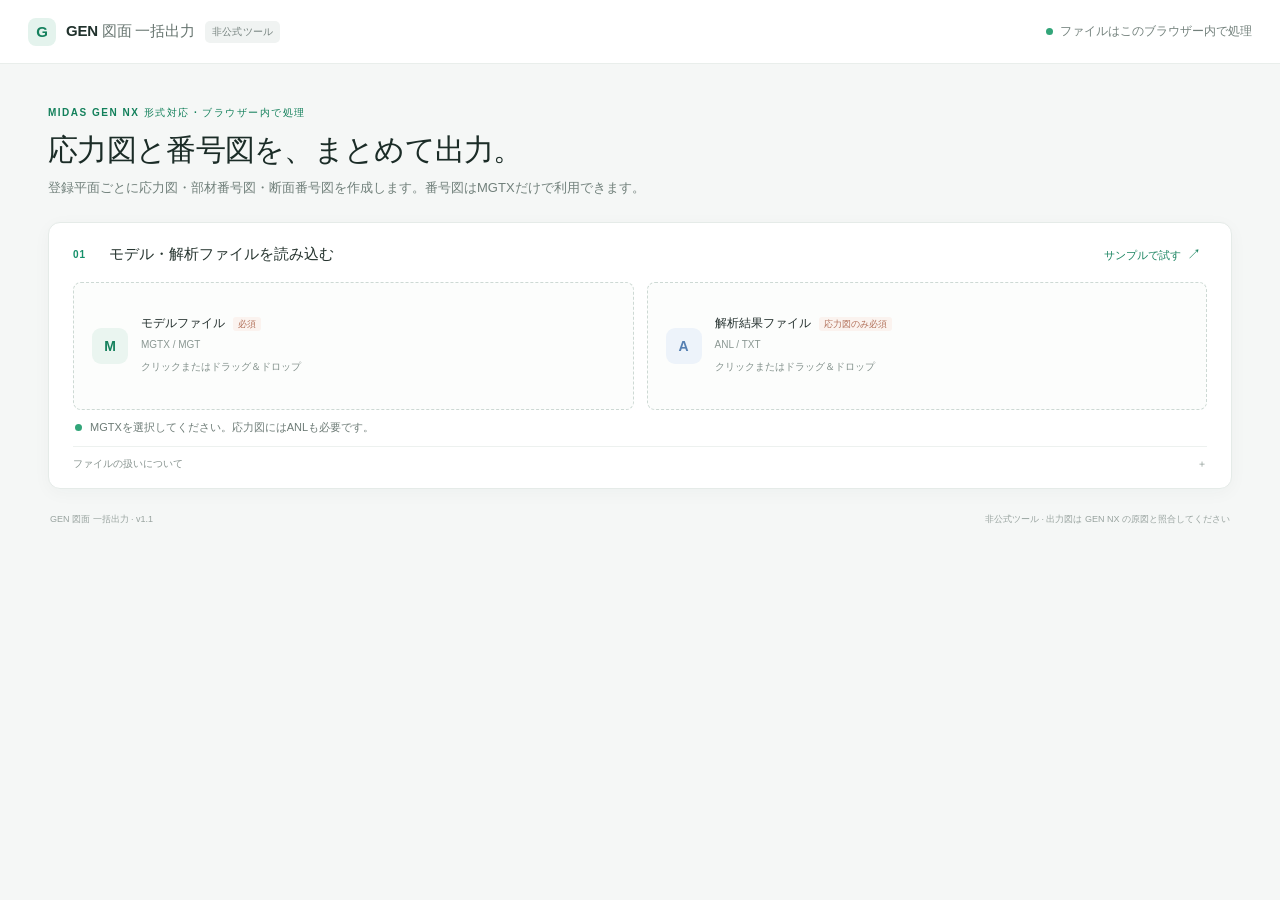
<file: index.html>
<!doctype html>
<html lang="ja">
  <head>
    <meta charset="utf-8" />
    <meta name="viewport" content="width=device-width, initial-scale=1" />
    <meta name="theme-color" content="#f5f7f6" />
    <title>GEN 図面 一括出力</title>
    <link rel="stylesheet" href="./styles.css" />
  </head>
  <body>
    <header class="topbar">
      <a class="brand" href="#top" aria-label="GEN 図面 一括出力">
        <span class="brand-mark">G</span>
        <span>GEN <span class="brand-light">図面 一括出力</span></span>
        <span class="prototype-tag">非公式ツール</span>
      </a>
      <span class="privacy"><i></i> ファイルはこのブラウザー内で処理</span>
    </header>

    <main id="top" class="app-shell">
      <section class="intro">
        <p class="eyebrow">MIDAS GEN NX 形式対応 · ブラウザー内で処理</p>
        <h1>応力図と番号図を、まとめて出力。</h1>
        <p class="intro-copy">登録平面ごとに応力図・部材番号図・断面番号図を作成します。番号図はMGTXだけで利用できます。</p>
      </section>

      <section class="card input-card" aria-labelledby="files-title">
        <div class="card-heading">
          <div>
            <span class="step">01</span>
            <h2 id="files-title">モデル・解析ファイルを読み込む</h2>
          </div>
          <button id="demoButton" class="text-button" type="button">サンプルで試す <span aria-hidden="true">↗</span></button>
        </div>
        <div class="file-grid">
          <label class="file-drop" id="modelDrop" for="modelInput">
            <span class="file-icon">M</span>
            <span class="file-title">モデルファイル <span class="required">必須</span></span>
            <span class="file-subtitle">MGTX / MGT</span>
            <span class="file-selection" id="modelName">クリックまたはドラッグ＆ドロップ</span>
            <input id="modelInput" type="file" accept=".mgtx,.mgt,.txt" />
          </label>
          <label class="file-drop" id="resultDrop" for="resultInput">
            <span class="file-icon result-icon">A</span>
            <span class="file-title">解析結果ファイル <span class="required">応力図のみ必須</span></span>
            <span class="file-subtitle">ANL / TXT</span>
            <span class="file-selection" id="resultName">クリックまたはドラッグ＆ドロップ</span>
            <input id="resultInput" type="file" accept=".anl,.txt,.out" />
          </label>
        </div>
        <div id="readStatus" class="read-status" role="status" aria-live="polite">
          <span class="status-dot"></span><span>MGTXを選択してください。応力図にはANLも必要です。</span>
        </div>
        <details class="privacy-note">
          <summary>ファイルの扱いについて</summary>
          <p>選択したファイルはこのページ内で読み取ります。サーバーへのアップロードや外部送信は行いません。対応していない書式のファイルは読み取れない場合があります。</p>
        </details>
      </section>

      <section id="workspace" class="workspace hidden" aria-label="出力設定とプレビュー">
        <div class="settings-column">
          <section class="card settings-card">
            <div class="card-heading compact-heading">
              <div><span class="step">02</span><h2>出力する図を選ぶ</h2></div>
            </div>
            <div class="setting-block">
              <h3>図の種類</h3>
              <div class="component-list diagram-type-list">
                <label class="component-choice"><input type="radio" name="diagramType" value="stress" checked /><span><b>応力図</b><small>ANLが必要</small></span></label>
                <label class="component-choice"><input type="radio" name="diagramType" value="member" /><span><b>部材番号</b><small>MGTXのみ</small></span></label>
                <label class="component-choice"><input type="radio" name="diagramType" value="section" /><span><b>断面番号</b><small>MGTXのみ</small></span></label>
              </div>
            </div>
            <div id="caseBlock" class="setting-block">
              <div class="setting-label-row"><h3>応力ケース</h3><button class="mini-button" id="caseAll" type="button">すべて</button></div>
              <div id="caseList" class="choice-list"></div>
            </div>
            <div class="setting-block">
              <div class="setting-label-row"><h3>登録平面</h3><button class="mini-button" id="planeAll" type="button">すべて</button></div>
              <div id="planeList" class="choice-list"></div>
              <p id="planeHint" class="hint"></p>
            </div>
            <div id="componentBlock" class="setting-block">
              <h3>応力成分</h3>
              <div id="componentList" class="component-list">
                <label class="component-choice"><input type="radio" name="component" value="MY" checked /><span><b>M-y</b><small>曲げモーメント</small></span></label>
                <label class="component-choice"><input type="radio" name="component" value="MZ" /><span><b>M-z</b><small>曲げモーメント</small></span></label>
                <label class="component-choice"><input type="radio" name="component" value="QY" /><span><b>Q-y</b><small>せん断力</small></span></label>
                <label class="component-choice"><input type="radio" name="component" value="QZ" /><span><b>Q-z</b><small>せん断力</small></span></label>
                <label class="component-choice"><input type="radio" name="component" value="N" /><span><b>N</b><small>軸力</small></span></label>
              </div>
            </div>
            <div class="setting-block">
              <h3>図面タイトル</h3>
              <div class="title-fields">
                <label>通り名（空欄なら登録平面から自動）<input id="titleLine" type="text" placeholder="例：い通り" /></label>
              </div>
              <p class="hint">通り名と図種を2段で表示します。応力図のみ荷重ケースを併記します。</p>
              <p id="titlePreview" class="hint title-preview">い通り<br />My図 (TL)</p>
            </div>
            <details class="advanced-settings">
              <summary>詳細設定</summary>
              <div class="advanced-fields">
                <label>用紙方向<select id="orientation"><option value="landscape">横向き（A4）</option><option value="portrait">縦向き（A4）</option></select></label>
                <label>図の倍率<select id="scale"><option value="1">標準</option><option value="1.25">大きめ</option><option value="0.8">小さめ</option></select></label>
                <label>図枠<select id="frame"><option value="on">あり</option><option value="off">なし</option></select></label>
                <label class="stress-only"><span>図の塗り方</span><select id="diagramFill"><option value="solid" selected>ソリッド塗り</option><option value="line">ライン塗り</option><option value="none">塗りなし</option></select></label>
                <label class="stress-only"><span>数値表示</span><select id="valueMode"><option value="abs" selected>絶対最大値（要素中央付近）</option><option value="three">3点（I・中央・J）</option><option value="all">GEN NX All（I・絶対最大・J）</option><option value="minmax">最小・最大（発生位置）</option><option value="five">5点すべて</option><option value="none">表示しない</option></select></label>
                <label class="stress-only"><span>凡例位置</span><select id="legendPosition"><option value="right" selected>右側</option><option value="left">左側</option></select></label>
                <label class="stress-only"><span>コンター階調</span><select id="contourColors"><option value="6">6色</option><option value="12" selected>12色</option><option value="18">18色</option><option value="24">24色</option></select></label>
                <label class="stress-only"><span>値の小数桁</span><select id="decimalPlaces"><option value="0">0桁</option><option value="1" selected>1桁</option><option value="2">2桁</option><option value="3">3桁</option><option value="4">4桁</option></select></label>
                <label class="stress-only"><span>凡例の小数桁</span><select id="rankDecimals"><option value="0">0桁</option><option value="1">1桁</option><option value="2" selected>2桁</option><option value="3">3桁</option><option value="4">4桁</option></select></label>
                <label>数値の向き<select id="labelOrientation"><option value="auto" selected>部材に対して自動</option><option value="0">水平 0°</option><option value="45">45°</option><option value="90">90°</option><option value="-45">-45°</option></select></label>
                <label>数値の離れ<select id="labelOffsetMm"><option value="0">0 mm</option><option value="0.6" selected>0.6 mm</option><option value="1.2">1.2 mm</option><option value="2">2 mm</option><option value="3">3 mm</option></select></label>
                <label>文字フォント<select id="fontFamily"><option value="arialNarrow" selected>Arial Narrow（GEN風）</option><option value="arial">Arial</option><option value="msGothic">MS ゴシック</option><option value="msMincho">明朝体（游明朝 / MS 明朝）</option><option value="meiyo">Meiryo UI</option><option value="noto">Noto Sans JP</option></select></label>
                <label>文字サイズ<select id="labelFontSize"><option value="4">4 pt</option><option value="5">5 pt</option><option value="6">6 pt</option><option value="7">7 pt</option><option value="8" selected>8 pt</option><option value="9">9 pt</option><option value="10">10 pt</option><option value="12">12 pt</option><option value="14">14 pt</option></select></label>
                <label class="stress-only"><span>凡例文字サイズ</span><select id="legendFontSize"><option value="5">5 pt</option><option value="6">6 pt</option><option value="7">7 pt</option><option value="8" selected>8 pt</option><option value="9">9 pt</option><option value="10">10 pt</option><option value="12">12 pt</option></select></label>
                <label>文字の太さ<select id="fontWeight"><option value="normal" selected>標準</option><option value="bold">太字</option></select></label>
                <label>文字色<input id="valueColor" type="color" value="#171a18" /></label>
                <label>寸法線の太さ<select id="dimensionLineWidth"><option value="0.15">極細</option><option value="0.2" selected>細</option><option value="0.3">標準</option><option value="0.5">太</option></select></label>
                <label>寸法線の色<input id="dimensionColor" type="color" value="#6f7a75" /></label>
                <label class="stress-only"><span>数値表示の下限</span><select id="labelLimitPercent"><option value="0" selected>すべて</option><option value="5">最大の5%以上</option><option value="10">最大の10%以上</option><option value="25">最大の25%以上</option><option value="50">最大の50%以上</option></select></label>
              </div>
              <p class="hint stress-only">数値の実精度はANLファイルの桁数までです。元データが小数1桁の場合、2桁以上で表示しても精度は増えません。</p>
              <label class="check-setting"><input id="showDimensions" type="checkbox" checked /> 寸法線・寸法文字を重ねる</label>
              <label class="check-setting member-only"><input id="showMemberEnds" type="checkbox" checked /> 単一部材の両端にオレンジ●を表示</label>
              <label class="member-only">端点●の直径<select id="memberEndSize"><option value="0.5">0.5 mm</option><option value="0.8" selected>0.8 mm</option><option value="1.2">1.2 mm</option><option value="1.6">1.6 mm</option><option value="2">2 mm</option></select></label>
              <label class="member-only">部材端から内側への距離<select id="memberEndInset"><option value="0.5">0.5 mm</option><option value="1" selected>1 mm</option><option value="1.5">1.5 mm</option><option value="2">2 mm</option><option value="3">3 mm</option></select></label>
              <label class="check-setting"><input id="hideOverlaps" type="checkbox" /> 重なる数値だけ非表示（初期値は全表示）</label>
            </details>
            <div class="output-actions">
              <label class="check-setting numbering-only"><input id="bothNumberTypes" type="checkbox" /> 部材番号と断面番号を続けて印刷（PDFと同じ順序）</label>
              <button id="printButton" class="primary-button" type="button">選択した図をまとめて印刷 / PDF</button>
              <button id="svgButton" class="secondary-button" type="button">この図を SVG 保存</button>
              <p id="outputCount" class="hint centered-hint">出力する図を選択してください</p>
            </div>
          </section>
          <p id="prototypeDisclaimer" class="prototype-disclaimer"><span>!</span> サンプル図は架空データです。実構造物の検討・設計には使用できません。</p>
        </div>

        <section class="card preview-card" aria-labelledby="preview-title">
          <div class="preview-heading">
            <div><span class="step">PREVIEW</span><h2 id="preview-title">出力プレビュー</h2></div>
            <span id="previewBadge" class="demo-badge">サンプル</span>
          </div>
          <div class="preview-meta"><span id="previewPlane">—</span><span id="previewCase">—</span><span id="previewComponent">MY · 曲げモーメント</span></div>
          <div id="diagramHost" class="diagram-host"></div>
          <p id="coverageStatus" class="hint" aria-live="polite"></p>
          <div class="preview-footer"><span id="modelStats">—</span><span>SVGベクター描画</span></div>
        </section>
      </section>

      <footer class="app-footer"><span>GEN 図面 一括出力 · v1.1</span><span>非公式ツール · 出力図は GEN NX の原図と照合してください</span></footer>
    </main>
    <script src="./app.js?v=1.1.5"></script>
  </body>
</html>
</file>
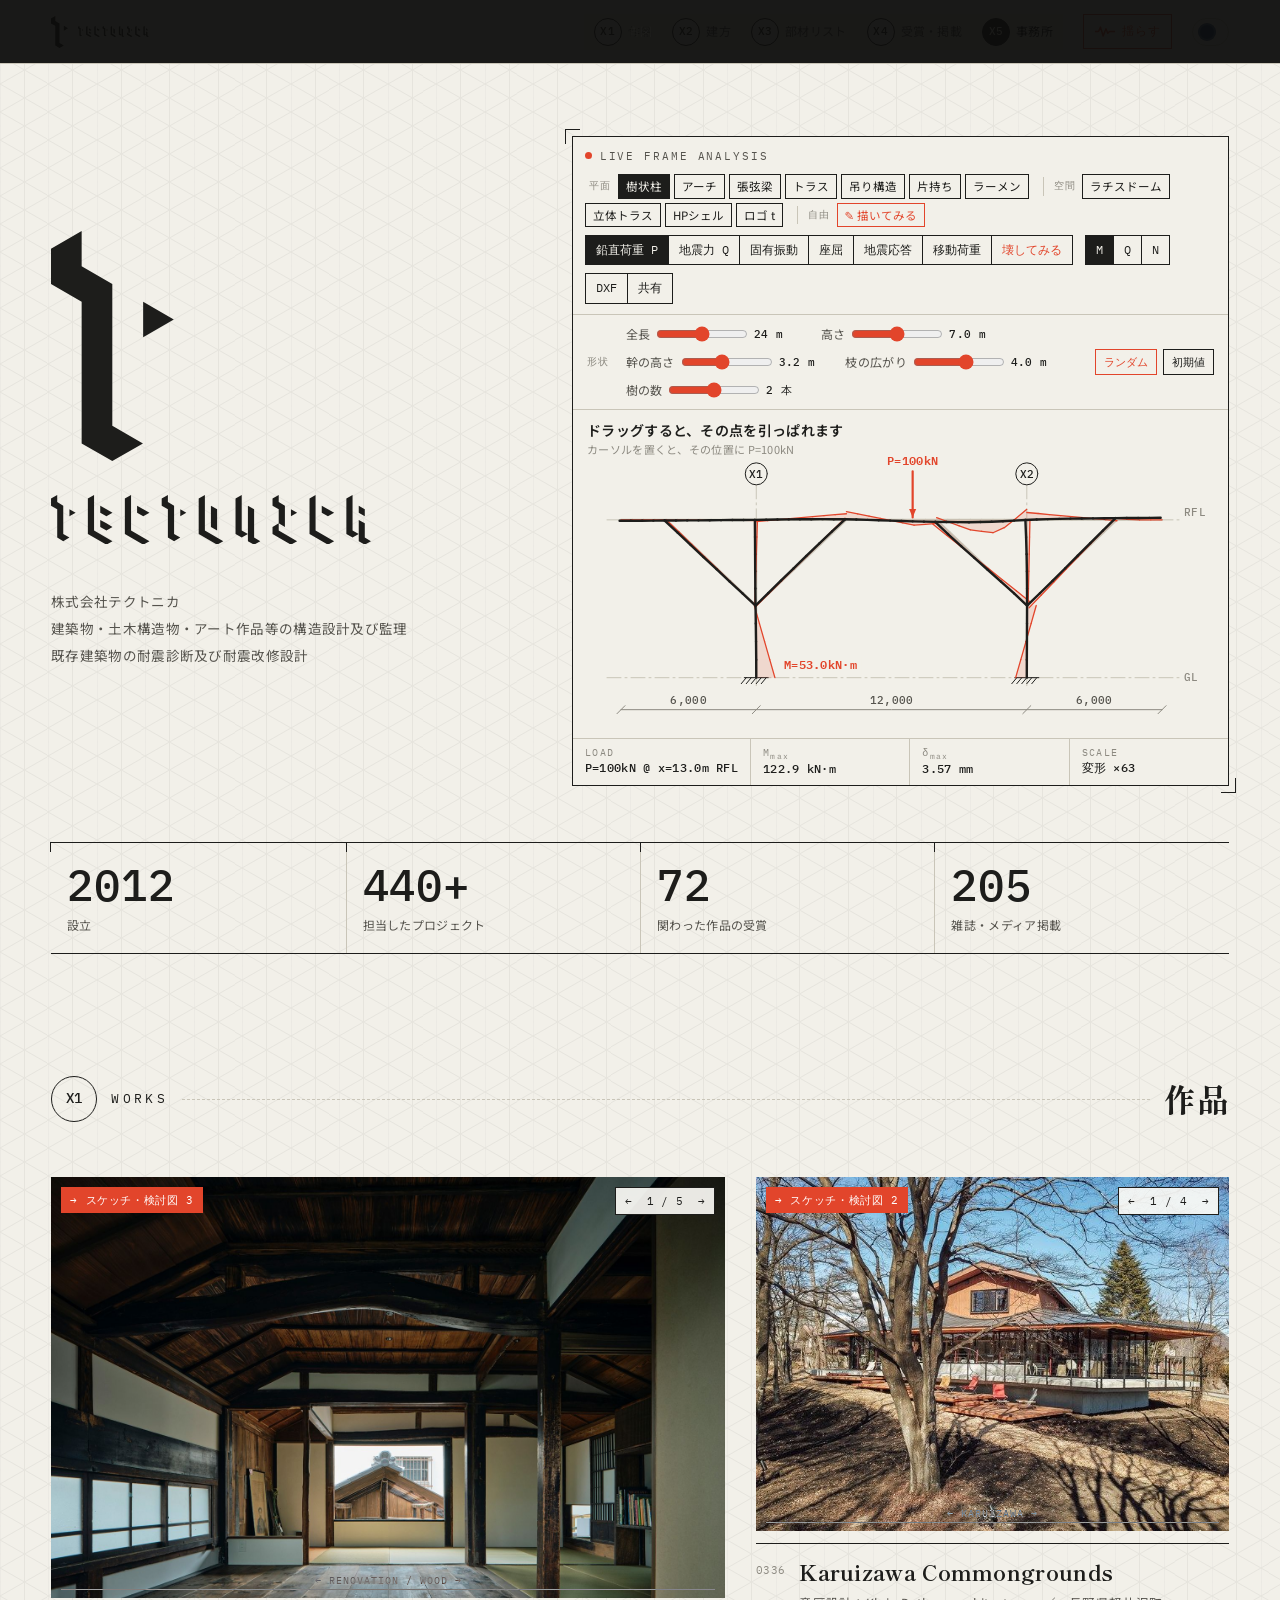
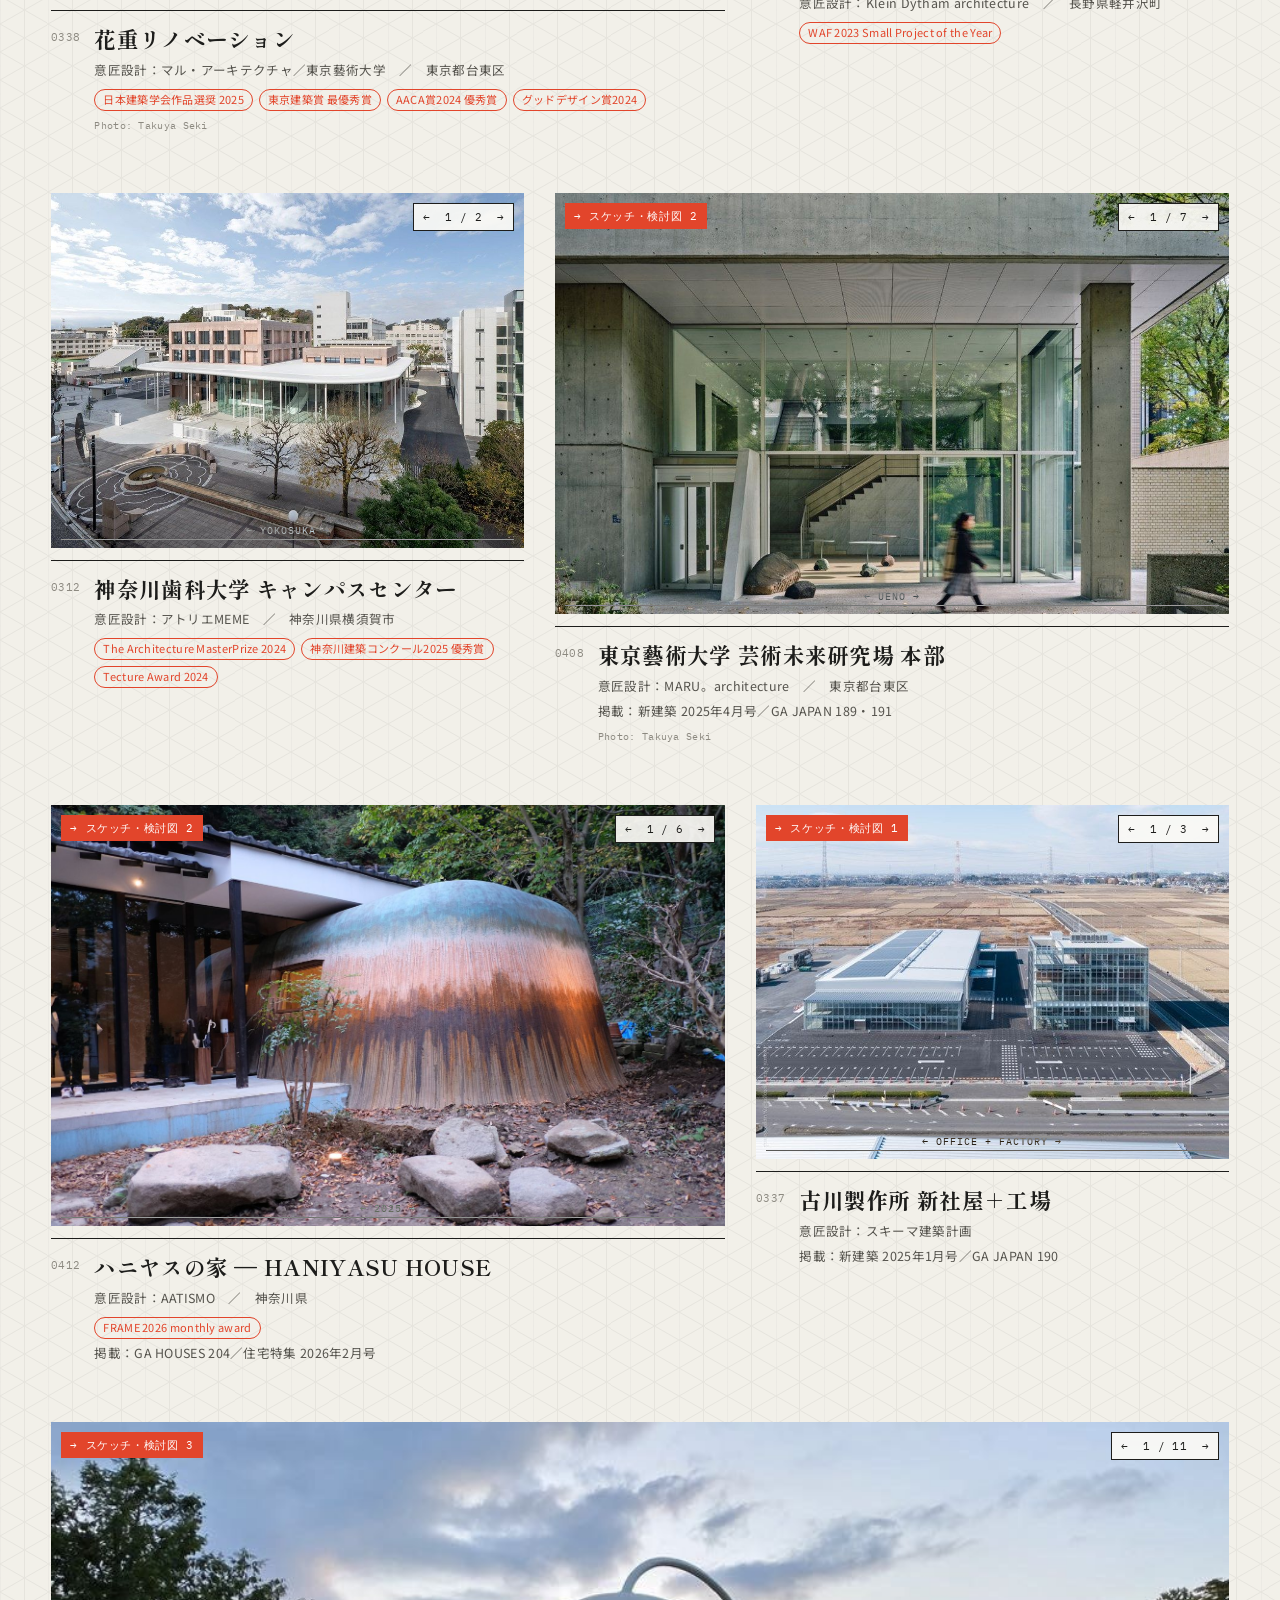
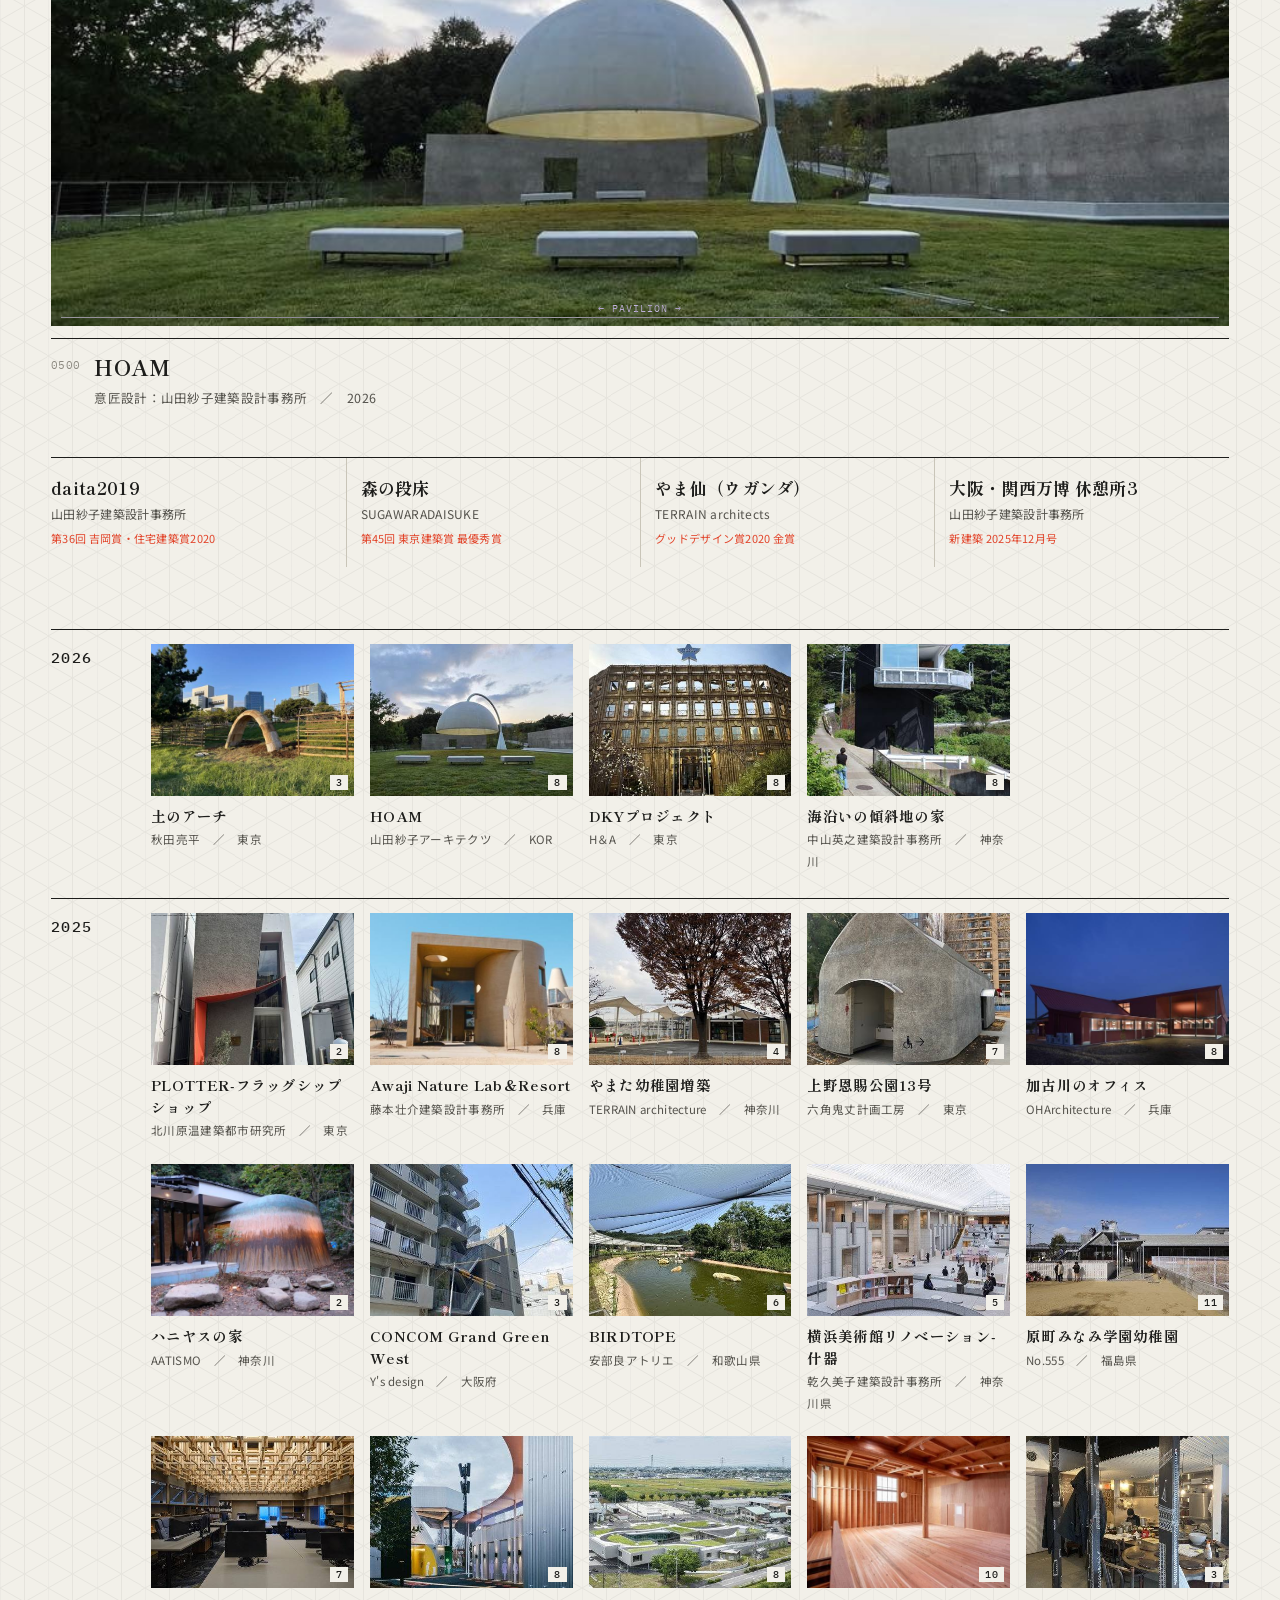
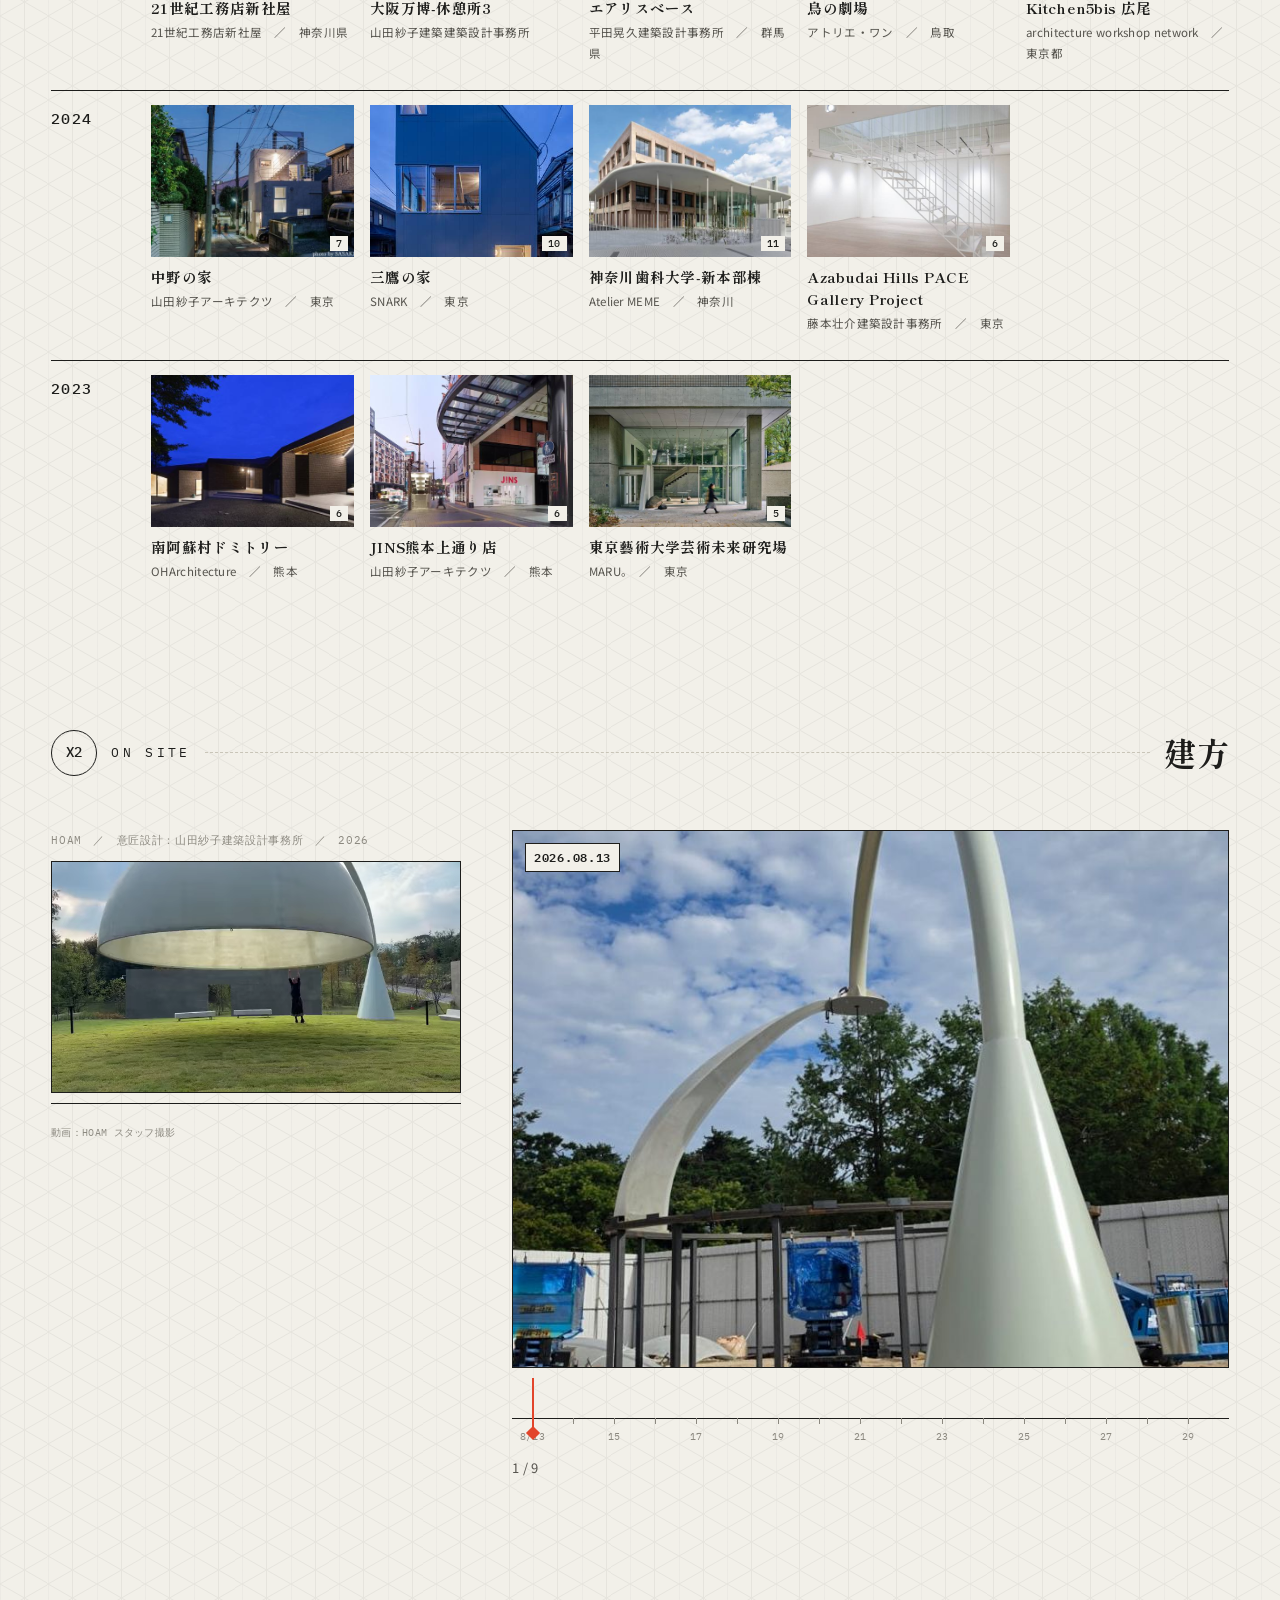
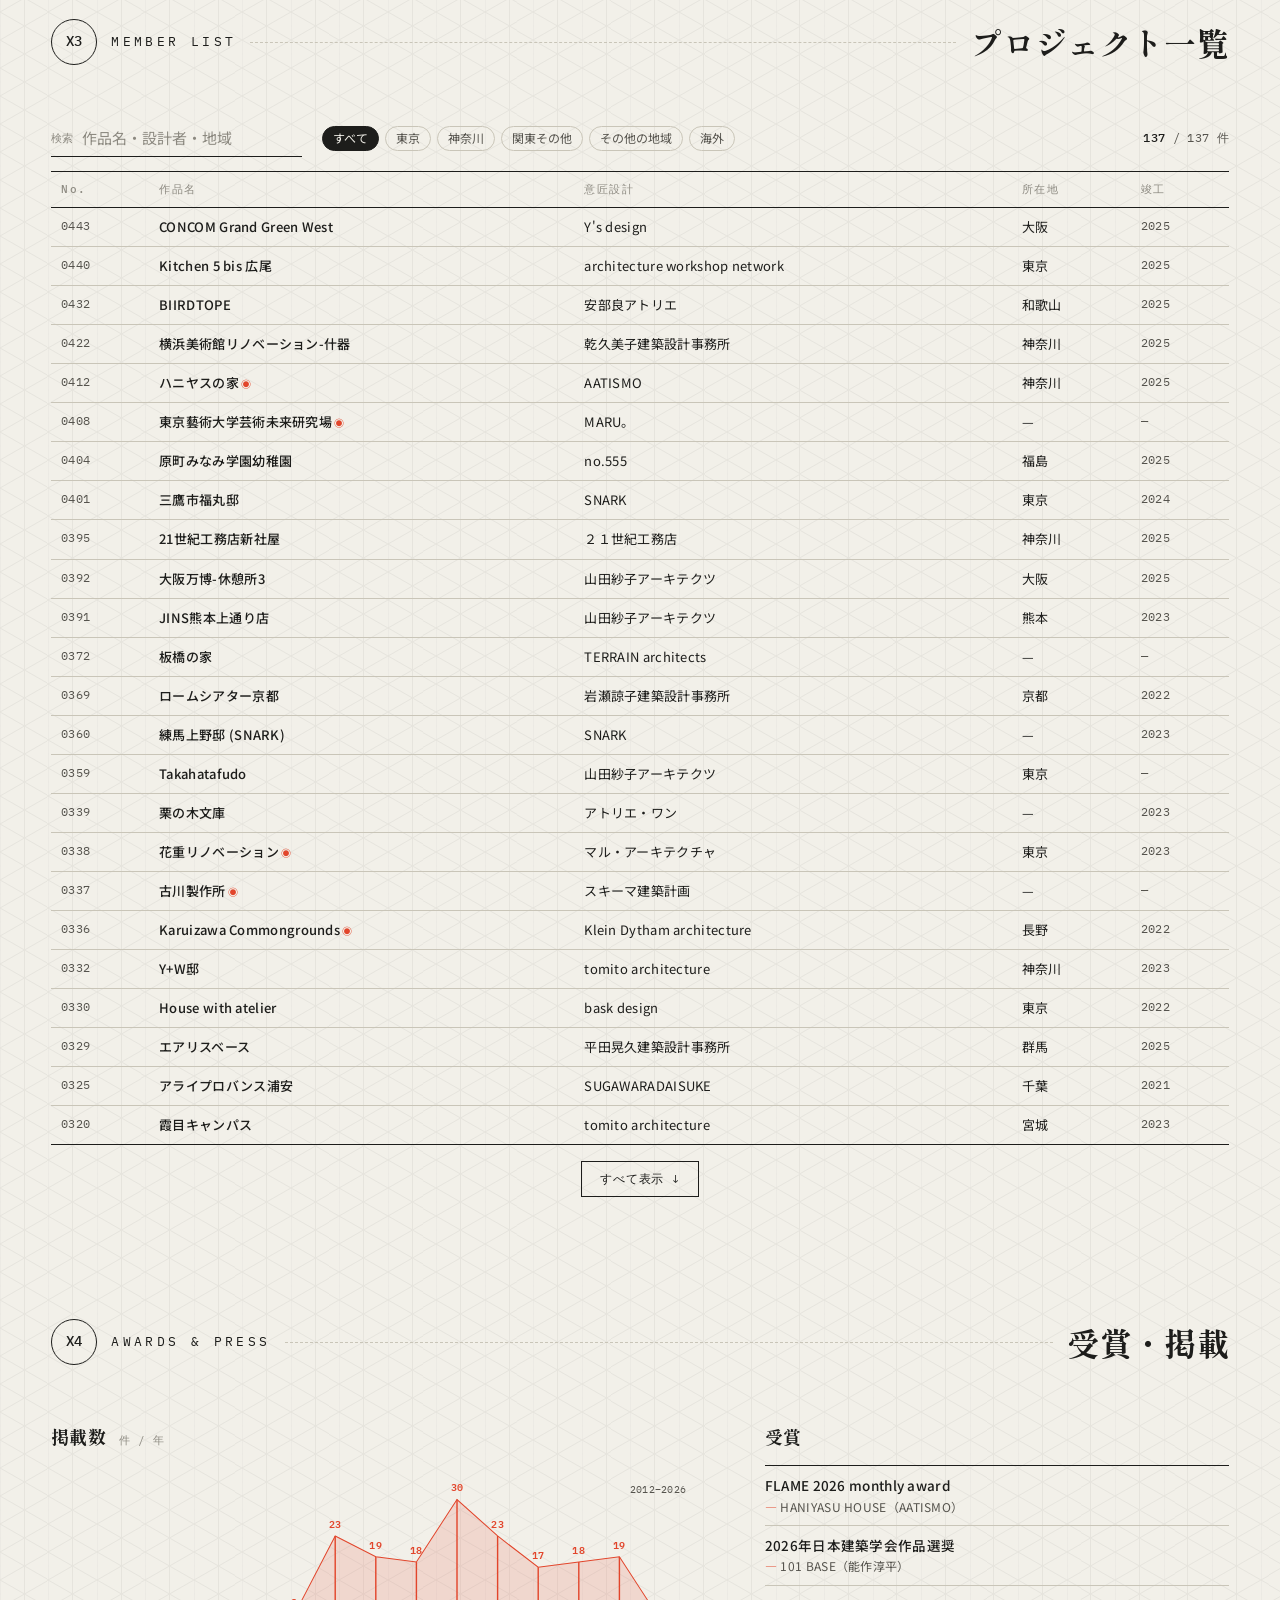
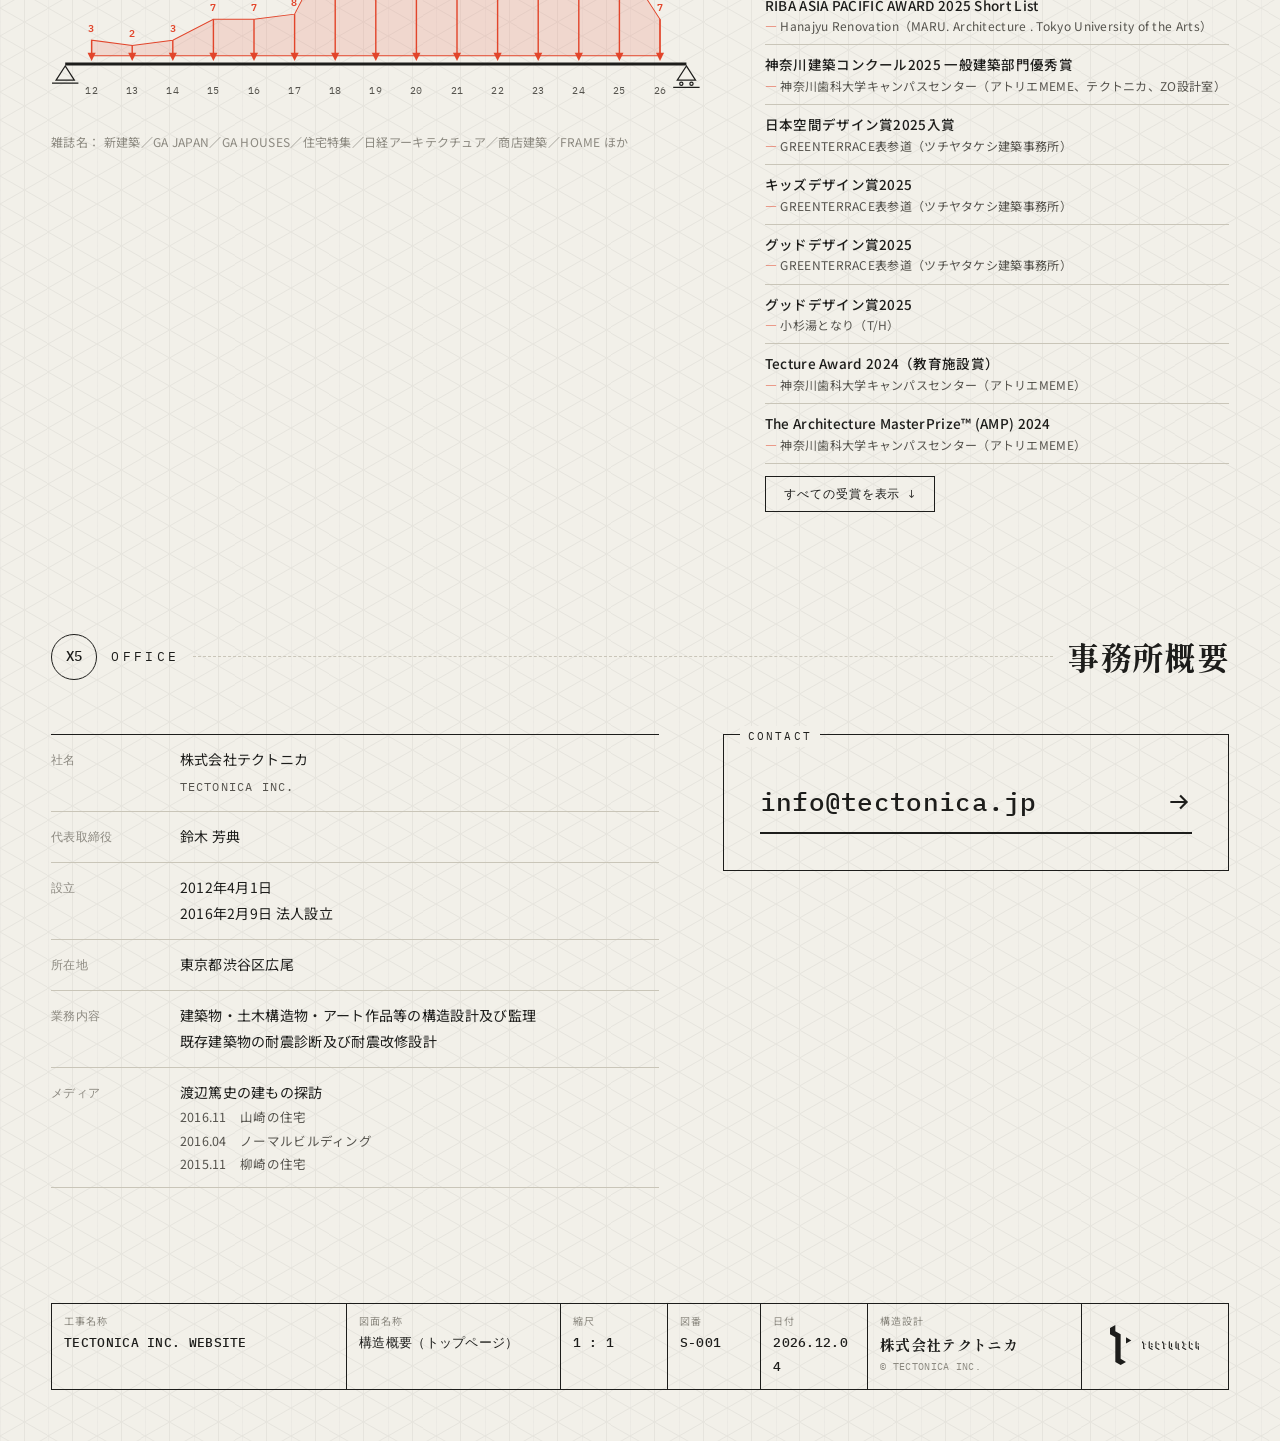
<file: homepage/index.html>
<!doctype html>
<html lang="ja" data-theme="paper">
<head>
<meta charset="utf-8">
<meta name="viewport" content="width=device-width, initial-scale=1">
<title>TECTONICA INC. ｜ 株式会社テクトニカ 構造設計</title>
<meta name="description" content="株式会社テクトニカは東京・広尾の構造設計事務所です。建築物・土木構造物・アート作品の構造設計・監理、耐震診断・耐震改修設計を行っています。">
<link rel="preconnect" href="https://fonts.googleapis.com">
<link rel="preconnect" href="https://fonts.gstatic.com" crossorigin>
<link href="https://fonts.googleapis.com/css2?family=IBM+Plex+Mono:wght@400;500;600&family=Noto+Sans+JP:wght@400;500;700&family=Shippori+Mincho+B1:wght@500;700;800&display=swap" rel="stylesheet">
<link rel="icon" href="img/logo/favicon.svg" type="image/svg+xml">
<link rel="stylesheet" href="style.css">
</head>
<body>

<!-- 通り芯ナビゲーション -->
<header class="bar">
  <a class="logo" href="#top" aria-label="TECTONICA INC. トップへ">
    <svg class="mark" viewBox="258.96 475.32 76.44 143.16" aria-hidden="true"><path d="M316.32 519.36L316.32 541.44L335.40 530.40L316.32 519.36Z M278.04 475.32L278.04 497.28L297.12 508.32L297.12 596.52L316.20 607.56L297.12 618.48L278.04 607.56L278.04 519.36L258.96 508.32L258.96 486.36L278.04 475.32Z"/></svg>
    <svg class="type" viewBox="173.16 670.80 248.04 38.52" aria-hidden="true"><path d="M292.44 670.80L292.44 698.28L306.72 706.56L301.92 709.32L287.64 701.04L287.64 673.56L292.44 670.80Z M301.92 681.84L297.12 679.08L297.12 695.52L301.92 698.28L301.92 681.84Z M321.00 670.80L321.00 698.28L325.80 701.04L321.00 703.80L316.20 701.04L316.20 673.56L321.00 670.80Z M330.60 681.84L330.60 703.80L335.40 706.56L330.60 709.32L325.80 706.56L325.80 679.08L330.60 681.84Z M359.16 687.36L363.96 684.60L359.16 681.84L359.16 687.36Z M349.68 670.80L349.68 676.32L354.48 679.08L354.48 695.52L349.68 692.76L349.68 681.84L344.88 679.08L344.88 673.56L349.68 670.80Z M349.68 692.76L349.68 698.28L363.96 706.56L359.16 709.32L344.88 701.04L344.88 695.52L349.68 692.76Z M406.92 670.80L406.92 698.28L411.72 701.04L406.92 703.80L402.12 701.04L402.12 673.56L406.92 670.80Z M416.40 692.76L416.40 703.80L421.20 706.56L416.40 709.32L411.72 706.56L411.72 690.12L416.40 692.76Z M416.40 681.84L416.40 687.36L411.72 684.60L411.72 679.08L416.40 681.84Z M249.48 684.60L239.88 679.08L239.88 684.60L244.68 687.36L249.48 684.60Z M235.20 698.28L235.20 670.80L230.40 673.56L230.40 701.04L244.68 709.32L249.48 706.56L235.20 698.28Z M392.64 684.60L383.04 679.08L383.04 684.60L387.84 687.36L392.64 684.60Z M378.24 698.28L378.24 670.80L373.56 673.56L373.56 701.04L387.84 709.32L392.64 706.56L378.24 698.28Z M220.80 684.60L216.12 681.84L211.32 679.08L211.32 684.60L216.12 687.36L220.80 684.60Z M211.32 690.12L211.32 695.52L216.12 698.28L220.80 695.52L216.12 692.76L211.32 690.12Z M206.52 698.28L206.52 670.80L201.72 673.56L201.72 701.04L216.12 709.32L220.80 706.56L206.52 698.28Z M273.36 681.84L273.36 687.36L278.04 684.60L273.36 681.84Z M263.76 670.80L263.76 676.32L268.56 679.08L268.56 701.04L273.36 703.80L268.56 706.56L263.76 703.80L263.76 681.84L258.96 679.08L258.96 673.56L263.76 670.80Z M187.44 681.84L187.44 687.36L192.24 684.60L187.44 681.84Z M177.96 670.80L177.96 676.32L182.64 679.08L182.64 701.04L187.44 703.80L182.64 706.56L177.96 703.80L177.96 681.84L173.16 679.08L173.16 673.56L177.96 670.80Z"/></svg>
  </a>
  <nav class="axes" aria-label="セクション">
    <a href="#works"><i>X1</i><span>作品</span></a>
    <a href="#process"><i>X2</i><span>建方</span></a>
    <a href="#index"><i>X3</i><span>部材リスト</span></a>
    <a href="#record"><i>X4</i><span>受賞・掲載</span></a>
    <a href="#office"><i>X5</i><span>事務所</span></a>
  </nav>
  <button class="quake-btn" type="button" aria-expanded="false" aria-controls="quake" title="このページを地震で揺らす">
    <svg viewBox="0 0 24 12" aria-hidden="true"><path d="M1 6h4l2-5 3 10 3-8 2 5 2-2h6"/></svg><span>揺らす</span>
  </button>
  <button class="theme" type="button" aria-pressed="false" title="青図モードに切り替え">
    <span class="sw"></span><span class="lb">青図</span>
  </button>
</header>

<main id="top">

  <!-- HERO：触れると構造解析する架構 -->
  <section class="hero">
    <div class="hero-copy">
      <h1 class="hero-logo" aria-label="TECTONICA"><svg class="mark" viewBox="258.96 475.32 76.44 143.16" aria-hidden="true"><path d="M316.32 519.36L316.32 541.44L335.40 530.40L316.32 519.36Z M278.04 475.32L278.04 497.28L297.12 508.32L297.12 596.52L316.20 607.56L297.12 618.48L278.04 607.56L278.04 519.36L258.96 508.32L258.96 486.36L278.04 475.32Z"/></svg><svg class="type" viewBox="173.16 670.80 248.04 38.52" aria-hidden="true"><path d="M292.44 670.80L292.44 698.28L306.72 706.56L301.92 709.32L287.64 701.04L287.64 673.56L292.44 670.80Z M301.92 681.84L297.12 679.08L297.12 695.52L301.92 698.28L301.92 681.84Z M321.00 670.80L321.00 698.28L325.80 701.04L321.00 703.80L316.20 701.04L316.20 673.56L321.00 670.80Z M330.60 681.84L330.60 703.80L335.40 706.56L330.60 709.32L325.80 706.56L325.80 679.08L330.60 681.84Z M359.16 687.36L363.96 684.60L359.16 681.84L359.16 687.36Z M349.68 670.80L349.68 676.32L354.48 679.08L354.48 695.52L349.68 692.76L349.68 681.84L344.88 679.08L344.88 673.56L349.68 670.80Z M349.68 692.76L349.68 698.28L363.96 706.56L359.16 709.32L344.88 701.04L344.88 695.52L349.68 692.76Z M406.92 670.80L406.92 698.28L411.72 701.04L406.92 703.80L402.12 701.04L402.12 673.56L406.92 670.80Z M416.40 692.76L416.40 703.80L421.20 706.56L416.40 709.32L411.72 706.56L411.72 690.12L416.40 692.76Z M416.40 681.84L416.40 687.36L411.72 684.60L411.72 679.08L416.40 681.84Z M249.48 684.60L239.88 679.08L239.88 684.60L244.68 687.36L249.48 684.60Z M235.20 698.28L235.20 670.80L230.40 673.56L230.40 701.04L244.68 709.32L249.48 706.56L235.20 698.28Z M392.64 684.60L383.04 679.08L383.04 684.60L387.84 687.36L392.64 684.60Z M378.24 698.28L378.24 670.80L373.56 673.56L373.56 701.04L387.84 709.32L392.64 706.56L378.24 698.28Z M220.80 684.60L216.12 681.84L211.32 679.08L211.32 684.60L216.12 687.36L220.80 684.60Z M211.32 690.12L211.32 695.52L216.12 698.28L220.80 695.52L216.12 692.76L211.32 690.12Z M206.52 698.28L206.52 670.80L201.72 673.56L201.72 701.04L216.12 709.32L220.80 706.56L206.52 698.28Z M273.36 681.84L273.36 687.36L278.04 684.60L273.36 681.84Z M263.76 670.80L263.76 676.32L268.56 679.08L268.56 701.04L273.36 703.80L268.56 706.56L263.76 703.80L263.76 681.84L258.96 679.08L258.96 673.56L263.76 670.80Z M187.44 681.84L187.44 687.36L192.24 684.60L187.44 681.84Z M177.96 670.80L177.96 676.32L182.64 679.08L182.64 701.04L187.44 703.80L182.64 706.56L177.96 703.80L177.96 681.84L173.16 679.08L173.16 673.56L177.96 670.80Z"/></svg></h1>
      <p class="lead">株式会社テクトニカ<br>建築物・土木構造物・アート作品等の構造設計及び監理<br>既存建築物の耐震診断及び耐震改修設計</p>
    </div>

    <figure class="lab" aria-label="インタラクティブな骨組の構造解析">
      <div class="lab-head">
        <span class="tag">LIVE FRAME ANALYSIS</span>
        <div class="models" role="group" aria-label="構造形式">
          <span class="grp">平面</span>
          <button type="button" data-model="tree" class="on">樹状柱</button>
          <button type="button" data-model="arch">アーチ</button>
          <button type="button" data-model="bstring">張弦梁</button>
          <button type="button" data-model="truss">トラス</button>
          <button type="button" data-model="susp">吊り構造</button>
          <button type="button" data-model="box">片持ち</button>
          <button type="button" data-model="rahmen">ラーメン</button>
          <span class="grp">空間</span>
          <button type="button" data-model="dome">ラチスドーム</button>
          <button type="button" data-model="space">立体トラス</button>
          <button type="button" data-model="hp">HPシェル</button>
          <button type="button" data-model="logo">ロゴ t</button>
          <span class="grp">自由</span>
          <button type="button" data-model="draw" class="pen">✎ 描いてみる</button>
        </div>
        <div class="seg" role="group" aria-label="荷重・解析">
          <button type="button" data-load="v" class="on">鉛直荷重 P</button>
          <button type="button" data-load="h">地震力 Q</button>
          <button type="button" data-load="m">固有振動</button>
          <button type="button" data-load="k">座屈</button>
          <button type="button" data-load="e">地震応答</button>
          <button type="button" data-load="i">移動荷重</button>
          <button type="button" data-load="b" class="hot">壊してみる</button>
        </div>
        <div class="seg" role="group" aria-label="応力図">
          <button type="button" data-dia="M" class="on">M</button>
          <button type="button" data-dia="Q">Q</button>
          <button type="button" data-dia="N">N</button>
        </div>
        <div class="seg tools" role="group" aria-label="書き出し・共有">
          <button type="button" data-tool="dxf" title="いまの架構を DXF で保存">DXF</button>
          <button type="button" data-tool="share" title="この形と条件のリンクをコピー">共有</button>
        </div>
        <div class="seg edit" role="group" aria-label="描いた部材" hidden>
          <button type="button" data-edit="undo">1本戻す</button>
          <button type="button" data-edit="clear">全部消す</button>
        </div>
      </div>
      <div id="params" class="params" role="group" aria-label="形状パラメータ">
        <span class="ph">形状</span>
        <div class="pl"></div>
        <div class="pb">
          <button type="button" data-p="rand">ランダム</button>
          <button type="button" data-p="reset">初期値</button>
        </div>
      </div>
      <canvas id="frame" aria-hidden="true"></canvas>
      <figcaption class="readout" aria-live="polite">
        <span><em>LOAD</em><b id="ro-load">—</b></span>
        <span><em>M<sub>max</sub></em><b id="ro-m">—</b></span>
        <span><em>δ<sub>max</sub></em><b id="ro-d">—</b></span>
        <span><em>SCALE</em><b id="ro-s">—</b></span>
      </figcaption>
    </figure>
  </section>

  <!-- 数字の帯 -->
  <section class="ticks" aria-label="数字で見るテクトニカ">
    <div><b data-count="since">2012</b><span>設立</span></div>
    <div><b data-count="projects">440+</b><span>担当したプロジェクト</span></div>
    <div><b data-count="awards">0</b><span>関わった作品の受賞</span></div>
    <div><b data-count="pubs">0</b><span>雑誌・メディア掲載</span></div>
  </section>

  <!-- X1 作品 -->
  <section id="works" class="sec">
    <h2 class="sec-h"><i>X1</i><span>WORKS</span><em>作品</em></h2>
    <div class="works" id="works-grid"></div>
    <div class="archive" id="archive"></div>
  </section>


  <!-- X2 建方 -->
  <section id="process" class="sec">
    <h2 class="sec-h"><i>X2</i><span>ON SITE</span><em>建方</em></h2>
    <div class="proc">
      <div class="proc-text">
        <p class="kicker">HOAM　／　意匠設計：山田紗子建築設計事務所　／　2026</p>
        <figure class="shake">
      <video poster="img/process/shake-poster.jpg" muted loop playsinline autoplay preload="metadata"><source src="img/process/shake.webm" type="video/webm"><source src="img/process/shake.mp4" type="video/mp4"></video>
      <figcaption><small>動画：HOAM スタッフ撮影</small></figcaption>
        </figure>
      </div>
      <div class="proc-view">
        <div class="stage" id="stage"></div>
        <div class="gantt" id="gantt" role="slider" tabindex="0" aria-label="工程表：撮影日" aria-valuemin="1" aria-valuemax="9" aria-valuenow="1"></div>
        <p class="cap" id="cap"></p>
      </div>
    </div>
  </section>

  <!-- X3 部材リスト（全プロジェクト一覧） -->
  <section id="index" class="sec">
    <h2 class="sec-h"><i>X3</i><span>MEMBER LIST</span><em>プロジェクト一覧</em></h2>
    <div class="list-tools">
      <label class="search"><span>検索</span><input id="q" type="search" placeholder="作品名・設計者・地域" autocomplete="off"></label>
      <div class="chips" id="chips" role="group" aria-label="地域で絞り込み"></div>
      <p class="count"><b id="hits">0</b> / <span id="total">0</span> 件</p>
    </div>
    <div class="table-wrap">
      <table class="members">
        <thead><tr><th>No.</th><th>作品名</th><th>意匠設計</th><th>所在地</th><th>竣工</th></tr></thead>
        <tbody id="rows"></tbody>
      </table>
    </div>
    <button class="more" id="more" type="button">すべて表示 ↓</button>
    <div class="peek" id="peek" aria-hidden="true"><img alt=""></div>
  </section>

  <!-- X4 受賞・掲載 -->
  <section id="record" class="sec">
    <h2 class="sec-h"><i>X4</i><span>AWARDS &amp; PRESS</span><em>受賞・掲載</em></h2>
    <div class="record">
      <div class="loadchart">
        <h3>掲載数 <small>件 / 年</small></h3>
        <svg id="pubchart" role="img" aria-label="年別の雑誌掲載件数"></svg>
        <p class="note">雑誌名： 新建築／GA JAPAN／GA HOUSES／住宅特集／日経アーキテクチュア／商店建築／FRAME ほか</p>
      </div>
      <div class="awards">
        <h3>受賞</h3>
        <ul id="awards"></ul>
        <button class="more sm" id="more-aw" type="button">すべての受賞を表示 ↓</button>
      </div>
    </div>
  </section>

  <!-- X5 事務所 -->
  <section id="office" class="sec">
    <h2 class="sec-h"><i>X5</i><span>OFFICE</span><em>事務所概要</em></h2>
    <div class="office">
      <dl class="spec">
        <div><dt>社名</dt><dd>株式会社テクトニカ<br><span class="en">TECTONICA INC.</span></dd></div>
        <div><dt>代表取締役</dt><dd>鈴木 芳典</dd></div>
        <div><dt>設立</dt><dd>2012年4月1日<br>2016年2月9日 法人設立</dd></div>
        <div><dt>所在地</dt><dd>東京都渋谷区広尾</dd></div>
        <div><dt>業務内容</dt><dd>建築物・土木構造物・アート作品等の構造設計及び監理<br>既存建築物の耐震診断及び耐震改修設計</dd></div>
        <div><dt>メディア</dt><dd id="tv"></dd></div>
      </dl>
      <div class="contact">
        <a class="mail" href="mailto:info@tectonica.jp"><span>info@tectonica.jp</span><svg viewBox="0 0 24 24" aria-hidden="true"><path d="M4 12h15M13 6l6 6-6 6"/></svg></a>
      </div>
    </div>
  </section>
</main>

<!-- 表題欄（図面枠） -->
<!-- 写真のライトボックス -->
<div class="lb" id="lb" role="dialog" aria-modal="true" aria-label="写真" hidden>
  <img alt="">
  <button type="button" class="lb-x" aria-label="閉じる">×</button>
  <button type="button" class="lb-prev" aria-label="前へ">←</button>
  <button type="button" class="lb-next" aria-label="次へ">→</button>
  <p><span class="lb-c"></span><span class="lb-n"></span></p>
</div>

<!-- このページを地震で揺らす -->
<aside id="quake" class="quake" aria-label="このページの地震応答" hidden>
  <div class="q-bar">
    <b id="q-title"></b>
    <div class="seg" role="group" aria-label="構造">
      <button type="button" data-q="rigid" class="on">耐震構造</button>
      <button type="button" data-q="iso">免震構造</button>
    </div>
    <button type="button" class="q-again">もう一度</button>
    <button type="button" class="q-close" aria-label="閉じる">×</button>
  </div>
  <canvas id="q-cv" aria-hidden="true"></canvas>
</aside>

<footer class="titleblock">
  <div class="tb-cell tb-name"><em>工事名称</em><b>TECTONICA INC. WEBSITE</b></div>
  <div class="tb-cell"><em>図面名称</em><b>構造概要（トップページ）</b></div>
  <div class="tb-cell"><em>縮尺</em><b>1 : 1</b></div>
  <div class="tb-cell"><em>図番</em><b>S-001</b></div>
  <div class="tb-cell"><em>日付</em><b id="tb-date">2026.10</b></div>
  <div class="tb-cell tb-office"><em>構造設計</em><b>株式会社テクトニカ</b><small>© TECTONICA INC.</small></div>
  <div class="tb-cell tb-logo" aria-label="TECTONICA"><svg class="mark" viewBox="258.96 475.32 76.44 143.16" aria-hidden="true"><path d="M316.32 519.36L316.32 541.44L335.40 530.40L316.32 519.36Z M278.04 475.32L278.04 497.28L297.12 508.32L297.12 596.52L316.20 607.56L297.12 618.48L278.04 607.56L278.04 519.36L258.96 508.32L258.96 486.36L278.04 475.32Z"/></svg><svg class="type" viewBox="173.16 670.80 248.04 38.52" aria-hidden="true"><path d="M292.44 670.80L292.44 698.28L306.72 706.56L301.92 709.32L287.64 701.04L287.64 673.56L292.44 670.80Z M301.92 681.84L297.12 679.08L297.12 695.52L301.92 698.28L301.92 681.84Z M321.00 670.80L321.00 698.28L325.80 701.04L321.00 703.80L316.20 701.04L316.20 673.56L321.00 670.80Z M330.60 681.84L330.60 703.80L335.40 706.56L330.60 709.32L325.80 706.56L325.80 679.08L330.60 681.84Z M359.16 687.36L363.96 684.60L359.16 681.84L359.16 687.36Z M349.68 670.80L349.68 676.32L354.48 679.08L354.48 695.52L349.68 692.76L349.68 681.84L344.88 679.08L344.88 673.56L349.68 670.80Z M349.68 692.76L349.68 698.28L363.96 706.56L359.16 709.32L344.88 701.04L344.88 695.52L349.68 692.76Z M406.92 670.80L406.92 698.28L411.72 701.04L406.92 703.80L402.12 701.04L402.12 673.56L406.92 670.80Z M416.40 692.76L416.40 703.80L421.20 706.56L416.40 709.32L411.72 706.56L411.72 690.12L416.40 692.76Z M416.40 681.84L416.40 687.36L411.72 684.60L411.72 679.08L416.40 681.84Z M249.48 684.60L239.88 679.08L239.88 684.60L244.68 687.36L249.48 684.60Z M235.20 698.28L235.20 670.80L230.40 673.56L230.40 701.04L244.68 709.32L249.48 706.56L235.20 698.28Z M392.64 684.60L383.04 679.08L383.04 684.60L387.84 687.36L392.64 684.60Z M378.24 698.28L378.24 670.80L373.56 673.56L373.56 701.04L387.84 709.32L392.64 706.56L378.24 698.28Z M220.80 684.60L216.12 681.84L211.32 679.08L211.32 684.60L216.12 687.36L220.80 684.60Z M211.32 690.12L211.32 695.52L216.12 698.28L220.80 695.52L216.12 692.76L211.32 690.12Z M206.52 698.28L206.52 670.80L201.72 673.56L201.72 701.04L216.12 709.32L220.80 706.56L206.52 698.28Z M273.36 681.84L273.36 687.36L278.04 684.60L273.36 681.84Z M263.76 670.80L263.76 676.32L268.56 679.08L268.56 701.04L273.36 703.80L268.56 706.56L263.76 703.80L263.76 681.84L258.96 679.08L258.96 673.56L263.76 670.80Z M187.44 681.84L187.44 687.36L192.24 684.60L187.44 681.84Z M177.96 670.80L177.96 676.32L182.64 679.08L182.64 701.04L187.44 703.80L182.64 706.56L177.96 703.80L177.96 681.84L173.16 679.08L173.16 673.56L177.96 670.80Z"/></svg></div>
</footer>

<script src="data.js"></script>
<script src="site-data.js"></script>
<script src="main.js"></script>
</body>
</html>
</file>
<file: styles.css>
:root{font-family:"DM Sans","Noto Sans JP",sans-serif;color:#24302e;background:#f5f7f6;font-synthesis:none;text-rendering:optimizeLegibility;--green:#14805d;--deep:#0c6247;--muted:#7b8985;--line:#e5ebe8;--soft:#f8faf9;--blue:#5083bf;--red:#db685d}
*{box-sizing:border-box}body{margin:0;min-width:320px}.topbar{height:64px;border-bottom:1px solid #e9eeeb;background:#fff;display:flex;align-items:center;justify-content:space-between;padding:0 max(28px,calc((100vw - 1240px)/2));position:sticky;top:0;z-index:5}.brand{display:flex;align-items:center;gap:10px;color:#20312c;text-decoration:none;font-size:15px;font-weight:700;letter-spacing:-.2px}.brand-mark{display:grid;place-items:center;width:28px;height:28px;background:#e4f3ed;color:var(--green);border-radius:8px;font-weight:700}.brand-light{font-weight:500;color:#677570}.prototype-tag{font-size:10px;padding:4px 7px;border-radius:5px;background:#f0f3f2;color:#75827e;letter-spacing:.3px}.privacy{font-size:12px;color:#73817c;display:flex;align-items:center;gap:7px}.privacy i,.status-dot{display:inline-block;width:7px;height:7px;border-radius:50%;background:#32a579}.app-shell{max-width:1240px;margin:auto;padding:42px 28px 28px}.intro{margin:0 0 25px}.eyebrow{font-size:10px;color:#13805b;font-weight:700;letter-spacing:1.5px;margin:0 0 10px}.intro h1{font-size:30px;line-height:1.35;letter-spacing:-.7px;margin:0;color:#1b2c27}.intro-copy{color:#71807b;font-size:13px;margin:8px 0 0}.card{background:#fff;border:1px solid #e5ebe8;border-radius:12px;box-shadow:0 4px 18px rgba(31,56,45,.035)}.input-card{padding:22px 24px 17px}.card-heading{display:flex;align-items:center;justify-content:space-between;margin-bottom:17px}.card-heading>div,.preview-heading>div{display:flex;align-items:center;gap:10px}.step{font-size:10px;font-weight:700;letter-spacing:1px;color:#15906a;min-width:26px}.card-heading h2,.preview-heading h2{font-size:15px;margin:0;font-weight:700;color:#26342f}.text-button,.mini-button{border:0;background:none;color:#18835f;font:inherit;font-size:11px;font-weight:600;cursor:pointer}.text-button span{font-size:14px;margin-left:3px}.file-grid{display:grid;grid-template-columns:1fr 1fr;gap:13px}.file-drop{min-height:128px;display:grid;grid-template-columns:38px 1fr;grid-template-rows:22px 20px 24px;column-gap:11px;align-content:center;align-items:center;padding:17px 18px;border:1px dashed #cdd9d4;border-radius:8px;background:#fcfdfc;cursor:pointer;transition:.15s ease}.file-drop:hover,.file-drop.dragging{border-color:#5caf8b;background:#f7fcf9}.file-icon{grid-row:1/4;width:36px;height:36px;border-radius:9px;background:#eaf5f0;color:#16815d;display:grid;place-items:center;font-size:14px;font-weight:700}.result-icon{background:#edf3fa;color:#5680b2}.file-title{font-size:12px;font-weight:700}.required{color:#b16f58;background:#fbf3ef;font-size:9px;font-weight:500;border-radius:3px;padding:2px 5px;margin-left:5px}.file-subtitle{font-size:10px;color:#8b9893}.file-selection{font-size:10px;color:#82908b;white-space:nowrap;text-overflow:ellipsis;overflow:hidden}input[type=file]{display:none}.read-status{min-height:36px;display:flex;align-items:center;gap:8px;font-size:11px;color:#6e7c77;padding:5px 2px}.read-status .status-dot{flex:0 0 auto}.read-status.error .status-dot{background:#d97a60}.privacy-note{border-top:1px solid #edf1ef;padding-top:10px;color:#86928e;font-size:10px}.privacy-note summary,.advanced-settings summary{cursor:pointer;user-select:none;list-style:none}.privacy-note summary::-webkit-details-marker,.advanced-settings summary::-webkit-details-marker{display:none}.privacy-note summary:after,.advanced-settings summary:after{content:"＋";float:right;color:#87958f}.privacy-note[open] summary:after,.advanced-settings[open] summary:after{content:"−"}.privacy-note p{font-size:10px;line-height:1.7;margin:7px 0 2px;color:#77857f}.workspace{display:grid;grid-template-columns:minmax(340px, .78fr) minmax(520px,1.22fr);gap:17px;margin-top:17px;align-items:start}.hidden{display:none!important}.settings-card{padding:21px 22px}.compact-heading{margin-bottom:18px}.setting-block{padding:15px 0;border-top:1px solid #eef2f0}.setting-block h3{font-size:11px;margin:0;font-weight:700}.setting-label-row{display:flex;justify-content:space-between;align-items:center;margin-bottom:11px}.mini-button{font-size:10px}.choice-list{display:flex;flex-direction:column;gap:6px}.choice-row{display:flex;align-items:center;gap:8px;font-size:11px;color:#53615c;min-height:24px;cursor:pointer}.choice-row input,.component-choice input{accent-color:#13805d;margin:0}.choice-row em{font-size:9px;font-style:normal;color:#99a39f;margin-left:auto}.hint{font-size:10px;color:#929e99;margin:8px 0 0;line-height:1.6}.component-list{display:flex;gap:8px;margin-top:11px}.component-choice{position:relative;flex:1;cursor:pointer}.component-choice input{position:absolute;opacity:0}.component-choice>span{display:flex;align-items:center;gap:8px;border:1px solid #e5ebe8;border-radius:7px;padding:9px 10px;transition:.15s}.component-choice input:checked+span{border-color:#85c2a5;background:#f3faf6;box-shadow:inset 0 0 0 1px #b2dac5}.component-choice b{font-size:16px;color:#278662}.component-choice small{font-size:9px;line-height:1.25;color:#76837e}.advanced-settings{border-top:1px solid #eef2f0;padding:14px 0 0;font-size:10px;color:#586761}.advanced-fields{display:grid;grid-template-columns:1fr 1fr 1fr;gap:8px;padding-top:12px}.advanced-fields label{font-size:9px;color:#83908b;display:flex;flex-direction:column;gap:5px}.advanced-fields select{font:inherit;font-size:10px;color:#53615c;padding:7px 5px;border:1px solid #e1e8e4;border-radius:5px;background:#fff}.output-actions{padding-top:17px}.primary-button,.secondary-button{width:100%;border-radius:7px;font:inherit;font-size:11px;font-weight:700;cursor:pointer;min-height:38px}.primary-button{border:1px solid var(--green);background:var(--green);color:#fff;box-shadow:0 3px 6px #14805d1c}.primary-button:hover{background:var(--deep)}.secondary-button{margin-top:7px;background:#fff;border:1px solid #dfe8e3;color:#4c6259}.secondary-button:hover{border-color:#8dbba4;color:#187b58}.centered-hint{text-align:center;margin-top:8px}.prototype-disclaimer{font-size:10px;line-height:1.6;color:#8a7564;margin:10px 3px 0;display:flex;gap:6px}.prototype-disclaimer span{font-weight:700;color:#bc8a5f}.preview-card{padding:21px 23px 15px;min-width:0}.preview-heading{display:flex;justify-content:space-between;align-items:center}.preview-heading>div{align-items:baseline;gap:10px}.preview-heading .step{font-size:9px;color:#9ca9a3}.preview-heading h2{font-size:14px}.demo-badge{font-size:9px;color:#ad7753;background:#fbf5ee;border-radius:4px;padding:4px 7px}.demo-badge.real{color:#4d7b67;background:#eff8f3}.preview-meta{display:flex;flex-wrap:wrap;gap:7px;margin:14px 0 11px}.preview-meta span{font-size:9px;color:#5f7069;background:#f1f5f3;padding:5px 8px;border-radius:4px}.diagram-host{border:1px solid #e5ebe8;background:#fff;border-radius:6px;overflow:hidden;min-height:360px;display:grid;place-items:center}.diagram-svg{display:block;width:100%;height:auto;max-height:490px}.preview-footer{display:flex;justify-content:space-between;font-size:9px;color:#8a9792;padding-top:10px}.app-footer{display:flex;justify-content:space-between;padding:24px 2px 0;color:#98a39f;font-size:9px}.empty-state{padding:45px 20px;text-align:center;color:#87948e;font-size:11px;line-height:1.8}.empty-state strong{display:block;color:#52645d;font-size:12px;margin-bottom:5px}

@media(max-width:850px){.workspace{grid-template-columns:1fr}.preview-card{grid-row:1}.settings-column{display:contents}.settings-card{grid-row:2}.prototype-disclaimer{grid-row:3}.app-shell{padding-top:30px}}
@media(max-width:580px){.topbar{height:56px;padding:0 16px}.privacy{font-size:0}.privacy i{width:8px;height:8px}.app-shell{padding:26px 14px 20px}.intro h1{font-size:25px}.intro-copy{line-height:1.7}.input-card,.settings-card,.preview-card{padding:17px 15px}.file-grid{grid-template-columns:1fr}.file-drop{min-height:104px}.workspace{gap:12px}.component-list{gap:5px}.component-choice>span{padding:8px 6px;gap:5px}.component-choice small{font-size:8px}.diagram-host{min-height:230px}.app-footer{display:block;line-height:1.8}.app-footer span{display:block}}

.choice-list{max-height:250px;overflow:auto;padding-right:4px}
@page landscape{size:A4 landscape;margin:5mm}
@page portrait{size:A4 portrait;margin:5mm}
@media print{.print-page.landscape{page:landscape}.print-page.portrait{page:portrait}}

@media print{body.printing{background:#fff}.topbar,.intro,.input-card,.settings-column,.preview-card,.app-footer{display:none!important}#printRoot{display:block!important}.print-page{width:100%;height:100vh;padding:0;break-after:page;page-break-after:always;position:relative;color:#24302e}.print-page:last-child{break-after:auto;page-break-after:auto}.print-svg{display:block;width:100%;height:100%;object-fit:contain}.print-svg svg{display:block;width:100%;height:100%;max-height:100vh}@page{size:A4 landscape;margin:5mm}body.print-portrait @page{size:A4 portrait;margin:5mm}}

.advanced-fields{grid-template-columns:repeat(2,minmax(0,1fr))}
.advanced-fields input[type="color"]{width:100%;height:28px;padding:2px 4px;border:1px solid #e1e8e4;border-radius:5px;background:#fff;cursor:pointer}
.check-setting{display:flex;align-items:center;gap:7px;margin-top:12px;color:#73817b;font-size:10px;cursor:pointer}
.check-setting input{accent-color:#13805d;margin:0}
.component-list{display:grid;grid-template-columns:repeat(3,minmax(0,1fr));gap:8px;margin-top:11px}
.diagram-type-list .component-choice b{font-size:12px}
#workspace.numbering-mode #caseBlock,#workspace.numbering-mode #componentBlock,#workspace.numbering-mode .stress-only,#workspace.numbering-mode #previewCase{display:none!important}
.numbering-only{display:none}
#workspace.numbering-mode .numbering-only{display:flex}
.member-only{display:none!important}
#workspace.member-mode .member-only{display:flex!important}
.title-fields{display:grid;grid-template-columns:1fr 1fr;gap:8px;margin-top:11px}
.title-fields label{display:flex;flex-direction:column;gap:5px;font-size:9px;color:#83908b}
.title-fields label:first-child{grid-column:1/-1}
.title-fields input,.title-fields select{width:100%;min-width:0;padding:7px 6px;border:1px solid #e1e8e4;border-radius:5px;background:#fff;color:#53615c;font:inherit;font-size:10px}
.title-fields input::placeholder{color:#a0aaa5}
.title-preview{white-space:pre-line;line-height:1.55;padding:7px 8px;background:#f5f8f6;border-radius:4px;color:#53615c}
@media(max-width:580px){.title-fields{grid-template-columns:1fr 1fr}}
</file>
<file: homepage/style.css>
/* TECTONICA INC. — 構造図をモチーフにしたサイト */

:root {
  --paper: #f2f0e9;
  --paper-2: #e9e6dc;
  --ink: #1d1d1b;
  --ink-2: #55534d;
  --ink-3: #8c8980;
  --line: #c9c5b8;
  --grid: rgba(29, 29, 27, .055);
  --iso: url("data:image/svg+xml,%3Csvg%20xmlns%3D%22http%3A//www.w3.org/2000/svg%22%20width%3D%2248.497%22%20height%3D%2228%22%3E%3Cpath%20d%3D%22M0%200L48.497%2028M0%2028L48.497%200M0%200V28M24.2485%200V28%22%20stroke%3D%22rgba%2829%2C29%2C27%2C.06%29%22%20stroke-width%3D%221%22%20fill%3D%22none%22/%3E%3C/svg%3E");
  --acc: #e2452b;          /* 朱：荷重・応力 */
  --acc-soft: rgba(226, 69, 43, .14);
  --blue: #2f5bd3;         /* 変形 */
  --img-filter: none;
  --mincho: "Shippori Mincho B1", "Yu Mincho", "YuMincho", serif;
  --sans: "Noto Sans JP", system-ui, sans-serif;
  --mono: "IBM Plex Mono", ui-monospace, monospace;
  --gut: max(clamp(16px, 4vw, 56px), env(safe-area-inset-left, 0px), env(safe-area-inset-right, 0px));
  --bar-h: 64px;
}

/* 青図（ジアゾ）モード */
:root[data-theme="blue"] {
  --paper: #123a7a;
  --paper-2: #0f3169;
  --ink: #eef3ff;
  --ink-2: #c2d0f0;
  --ink-3: #8ea4d6;
  --line: #4d6fb0;
  --grid: rgba(238, 243, 255, .07);
  --iso: url("data:image/svg+xml,%3Csvg%20xmlns%3D%22http%3A//www.w3.org/2000/svg%22%20width%3D%2248.497%22%20height%3D%2228%22%3E%3Cpath%20d%3D%22M0%200L48.497%2028M0%2028L48.497%200M0%200V28M24.2485%200V28%22%20stroke%3D%22rgba%28238%2C243%2C255%2C.08%29%22%20stroke-width%3D%221%22%20fill%3D%22none%22/%3E%3C/svg%3E");
  --acc: #ffd34d;
  --acc-soft: rgba(255, 211, 77, .16);
  --blue: #7fe0ff;
  --img-filter: grayscale(1) contrast(1.05) brightness(1.05) sepia(.25) hue-rotate(170deg) saturate(1.6);
}

* { box-sizing: border-box; }
html { scroll-behavior: smooth; scroll-padding-top: calc(var(--bar-h) + 12px); }
@media (prefers-reduced-motion: reduce) { html { scroll-behavior: auto; } }

body {
  margin: 0;
  background-color: var(--paper);
  background-image: var(--iso);   /* ロゴの組み方と同じ 30° のアイソメ格子 */
  background-size: 48.497px 28px;
  color: var(--ink);
  font-family: var(--sans);
  font-size: 15px;
  line-height: 1.85;
  letter-spacing: .02em;
  transition: background-color .5s, color .5s;
  -webkit-font-smoothing: antialiased;
}
img { max-width: 100%; display: block; }
a { color: inherit; }
button { font: inherit; color: inherit; }
::selection { background: var(--acc); color: var(--paper); }

/* ───────── ヘッダー（通り芯） ───────── */
.bar {
  position: sticky; top: env(safe-area-inset-top, 0px); z-index: 50;
  height: var(--bar-h);
  display: flex; align-items: center; gap: 20px;
  padding: 0 var(--gut);
  background: color-mix(in srgb, var(--paper) 88%, transparent);
  backdrop-filter: blur(8px);
  border-bottom: 1px solid var(--line);
}
.logo { display: flex; align-items: center; gap: 10px; text-decoration: none; }
.logo { color: var(--ink); }
/* ロゴ（野老朝雄デザイン）。原本のベクターをそのまま使い、色だけテーマに合わせる */
.logo svg, .tb-logo svg { fill: currentColor; display: block; }
.logo .mark { height: 32px; width: auto; }
.logo .type { height: 11px; width: auto; }

.axes { display: flex; margin-left: auto; position: relative; }
.axes::before { /* 通り芯の一点鎖線 */
  content: ""; position: absolute; left: 14px; right: 14px; top: 50%;
  border-top: 1px dashed var(--line); z-index: -1;
}
.axes a {
  display: flex; align-items: center; gap: 6px; text-decoration: none;
  padding: 4px 10px; font-size: 12px; color: var(--ink-2);
  background: color-mix(in srgb, var(--paper) 92%, transparent);
}
.axes i {
  font-style: normal; font-family: var(--mono); font-size: 10.5px; font-weight: 500;
  width: 28px; height: 28px; border-radius: 50%; border: 1px solid var(--ink);
  display: grid; place-items: center; color: var(--ink); background: var(--paper);
  transition: background .2s, color .2s;
}
.axes a:hover i, .axes a.on i { background: var(--ink); color: var(--paper); }
.axes a.on span { color: var(--ink); }

.theme {
  display: flex; align-items: center; gap: 8px; cursor: pointer;
  border: 1px solid var(--line); background: none; border-radius: 99px;
  padding: 4px 12px 4px 5px; font-size: 12px;
}
.theme .sw { width: 18px; height: 18px; border-radius: 50%; background: #123a7a; box-shadow: inset 0 0 0 2px #fff3; }
:root[data-theme="blue"] .theme .sw { background: #f2f0e9; }
:root[data-theme="blue"] .theme .lb::after { content: "→白図"; }
:root[data-theme="blue"] .theme .lb { font-size: 0; }
:root[data-theme="blue"] .theme .lb::after { font-size: 12px; }

@media (max-width: 960px) {
  .axes span { display: none; }
  .axes a { padding: 4px 4px; }
}
@media (max-width: 560px) {
  :root { --bar-h: 56px; }
  .bar { gap: 10px; }
  .theme .lb { display: none; }
  .theme { padding: 4px; }
  .axes i { width: 24px; height: 24px; font-size: 9px; }
  .axes a { padding: 2px 1px; }
}
@media (max-width: 400px) { .logo .type { display: none; } }

/* ───────── HERO ───────── */
.hero {
  display: grid; grid-template-columns: minmax(0, 5fr) minmax(0, 7fr);
  gap: clamp(20px, 4vw, 56px); align-items: center;
  padding: clamp(28px, 6vw, 72px) var(--gut) clamp(28px, 5vw, 56px);
  min-height: calc(100svh - var(--bar-h) - 90px);
}
.eyebrow { font-family: var(--mono); font-size: 11.5px; letter-spacing: .24em; color: var(--ink-2); margin: 0 0 18px; }
h1 {
  font-family: var(--mincho); font-weight: 800;
  font-size: clamp(34px, 5.2vw, 78px); line-height: 1.2; letter-spacing: .02em;
  margin: 0 0 28px;
}
h1 > span { display: block; white-space: nowrap; }
h1 b { font-weight: inherit; }
@media (max-width: 900px) { h1 { font-size: clamp(34px, 9vw, 64px); } }
.acc { color: var(--acc); }
.lead { font-size: 15.5px; max-width: 34em; color: var(--ink-2); margin: 0 0 22px; }
.hint {
  font-size: 12.5px; color: var(--ink-2); max-width: 34em; margin: 0;
  border-left: 2px solid var(--acc); padding: 2px 0 2px 12px; line-height: 1.7;
}
.hint b { font-family: var(--mono); color: var(--acc); font-weight: 600; letter-spacing: .08em; }

.lab { margin: 0; border: 1px solid var(--ink); background: var(--paper); position: relative; }
.lab::before, .lab::after { /* 図面のトンボ */
  content: ""; position: absolute; width: 14px; height: 14px; border-color: var(--ink);
}
.lab::before { left: -8px; top: -8px; border-left: 1px solid; border-top: 1px solid; }
.lab::after { right: -8px; bottom: -8px; border-right: 1px solid; border-bottom: 1px solid; }
.lab-head {
  display: flex; flex-wrap: wrap; gap: 8px 12px; align-items: center;
  padding: 10px 12px; border-bottom: 1px solid var(--line);
}
.tag { font-family: var(--mono); font-size: 10.5px; letter-spacing: .18em; color: var(--ink-2); width: 100%; }
.models { display: flex; flex-wrap: wrap; gap: 4px; align-items: center; width: 100%; }
.models .grp { font-family: var(--mono); font-size: 10px; letter-spacing: .14em; color: var(--ink-3); margin: 0 2px 0 4px; }
.models .grp + button { margin-left: 0; }
.models .grp:not(:first-child) { margin-left: 10px; padding-left: 10px; border-left: 1px solid var(--line); }
.models button { border: 1px solid var(--ink); background: none; cursor: pointer; padding: 2px 7px; font-size: 11.5px; line-height: 1.6; }
.models button.on { background: var(--ink); color: var(--paper); }
.lab-head .seg:first-of-type { margin-left: auto; }
.tag::before { content: ""; display: inline-block; width: 7px; height: 7px; border-radius: 50%; background: var(--acc); margin-right: 8px; animation: blink 1.6s infinite; vertical-align: 1px; }
@keyframes blink { 50% { opacity: .2; } }
.seg { display: inline-flex; border: 1px solid var(--ink); }
.seg button {
  border: 0; background: none; cursor: pointer; padding: 3px 10px;
  font-size: 12px; font-family: var(--mono);
}
.seg button + button { border-left: 1px solid var(--ink); }
.seg button.on { background: var(--ink); color: var(--paper); }
.seg button.hot:not(.on) { color: var(--acc); }
.seg button.hot.on { background: var(--acc); }
#frame { width: 100%; aspect-ratio: 2 / 1; display: block; touch-action: pan-y; cursor: crosshair; }
.readout {
  display: grid; grid-template-columns: repeat(4, 1fr);
  border-top: 1px solid var(--line); font-family: var(--mono); font-size: 12px;
}
.readout span { padding: 7px 12px; display: flex; flex-direction: column; line-height: 1.4; }
.readout span + span { border-left: 1px solid var(--line); }
.readout em { font-style: normal; font-size: 10px; letter-spacing: .14em; color: var(--ink-3); }
.readout b { font-weight: 500; white-space: nowrap; }

@media (max-width: 900px) {
  .hero { grid-template-columns: 1fr; min-height: 0; }
}
@media (max-width: 560px) {
  .readout { grid-template-columns: repeat(2, 1fr); }
  .readout span:nth-child(3) { border-left: 0; }
  .readout span:nth-child(n+3) { border-top: 1px solid var(--line); }
  .tag { width: 100%; }
  #frame { aspect-ratio: 16 / 11; }
}

/* ───────── 数字の帯 ───────── */
.ticks {
  display: grid; grid-template-columns: repeat(4, 1fr);
  border-top: 1px solid var(--ink); border-bottom: 1px solid var(--ink);
  margin: 0 var(--gut);
}
.ticks div { padding: 18px 16px 16px; position: relative; }
.ticks div + div { border-left: 1px solid var(--line); }
.ticks div::before { /* 目盛 */
  content: ""; position: absolute; left: -1px; top: -1px; height: 10px; border-left: 1px solid var(--ink);
}
.ticks b { display: block; font-family: var(--mono); font-weight: 500; font-size: clamp(26px, 3.6vw, 44px); line-height: 1.1; letter-spacing: .02em; }
.ticks span { font-size: 12px; color: var(--ink-2); }
@media (max-width: 700px) {
  .ticks { grid-template-columns: repeat(2, 1fr); }
  .ticks div:nth-child(3) { border-left: 0; }
  .ticks div:nth-child(n+3) { border-top: 1px solid var(--line); }
}

/* ───────── セクション共通 ───────── */
.sec { padding: clamp(64px, 9vw, 120px) var(--gut) 0; }
.sec-h {
  display: flex; align-items: center; gap: 14px; flex-wrap: wrap;
  margin: 0 0 clamp(28px, 4vw, 48px); font-weight: 400;
  position: relative;
}
.sec-h::after { content: ""; flex: 1 1 60px; border-top: 1px dashed var(--line); order: 2; }
.sec-h i {
  font-style: normal; font-family: var(--mono); font-size: 14px; font-weight: 500;
  width: 46px; height: 46px; border-radius: 50%; border: 1.5px solid var(--ink);
  display: grid; place-items: center; flex: none;
}
.sec-h span { font-family: var(--mono); font-size: 13px; letter-spacing: .26em; order: 1; }
.sec-h em { font-style: normal; font-family: var(--mincho); font-weight: 700; font-size: clamp(22px, 2.6vw, 32px); order: 3; }

/* ───────── X1 理念 ───────── */
.about { display: grid; grid-template-columns: minmax(0, 5fr) minmax(0, 7fr); gap: clamp(24px, 5vw, 72px); }
.about-lead { font-family: var(--mincho); font-weight: 500; font-size: clamp(18px, 1.9vw, 23px); line-height: 2; margin: 0; }
.tenets { list-style: none; margin: 0; padding: 0; display: grid; grid-template-columns: 1fr 1fr; gap: 0; border-top: 1px solid var(--ink); }
.tenets li { padding: 18px 18px 22px 0; border-bottom: 1px solid var(--line); }
.tenets li:nth-child(even) { padding-left: 18px; border-left: 1px solid var(--line); }
.tenets .n { font-family: var(--mono); font-size: 11px; color: var(--acc); letter-spacing: .1em; }
.tenets h3 { font-family: var(--mincho); font-size: 19px; margin: 2px 0 6px; font-weight: 700; }
.tenets p { margin: 0; font-size: 13.5px; color: var(--ink-2); }
@media (max-width: 900px) { .about { grid-template-columns: 1fr; } }
@media (max-width: 560px) {
  .tenets { grid-template-columns: 1fr; }
  .tenets li:nth-child(even) { padding-left: 0; border-left: 0; }
}

/* ───────── X2 作品 ───────── */
.works { display: grid; grid-template-columns: repeat(12, 1fr); gap: clamp(28px, 4vw, 48px) clamp(16px, 2.4vw, 32px); }
.work { grid-column: span 6; position: relative; }
.work.wide { grid-column: span 7; }
.work.narrow { grid-column: span 5; }
.work.full { grid-column: span 12; }
.strip-wrap { position: relative; }
.strip {
  display: flex; overflow-x: auto; scroll-snap-type: x mandatory; scrollbar-width: none; outline: none;
  aspect-ratio: 4 / 3; max-width: 100%; background: var(--paper-2);
}
.strip::-webkit-scrollbar { display: none; }
.strip:focus-visible { box-shadow: 0 0 0 2px var(--acc); }
.work.wide .strip { aspect-ratio: 16 / 10; }
.work.full .strip { aspect-ratio: 21 / 9; }
.slide { flex: 0 0 100%; margin: 0; position: relative; scroll-snap-align: start; overflow: hidden; }
.slide img { width: 100%; height: 100%; object-fit: cover; display: block; filter: var(--img-filter); }
.slide.draw { background: #fbfaf6; border-left: 1px dashed var(--line); }
.slide.draw img { object-fit: contain; padding: 14px 14px 38px; filter: none; }
:root[data-theme="blue"] .slide.draw { background: #e9eef8; }
.slide figcaption {
  position: absolute; left: 0; right: 0; bottom: 0; padding: 7px 12px; font-size: 12px; color: #1d1d1b;
  background: rgba(251,250,246,.92); border-top: 1px solid #c9c5b8; display: flex; gap: 10px; align-items: baseline;
}
.slide figcaption i { font-style: normal; font-family: var(--mono); font-size: 10px; letter-spacing: .14em; color: #e2452b; }
.strip-wrap .dim {
  position: absolute; left: 10px; right: 10px; bottom: 8px; pointer-events: none;
  font-family: var(--mono); font-size: 10px; color: #fff; text-align: center; letter-spacing: .1em;
  border-bottom: 1px solid #fffa; line-height: 1.6; mix-blend-mode: difference; transition: opacity .3s;
}
.strip-wrap.moved .dim { opacity: 0; }
.pager {
  position: absolute; right: 10px; top: 10px; display: flex; align-items: center; gap: 2px;
  background: rgba(251,250,246,.92); border: 1px solid #1d1d1b; font-family: var(--mono); font-size: 11px; color: #1d1d1b;
}
.pager button { border: 0; background: none; cursor: pointer; padding: 3px 9px; font: inherit; color: inherit; }
.pager button:hover { background: #1d1d1b; color: #fbfaf6; }
.pager .cnt { padding: 0 4px; min-width: 3.6em; text-align: center; }
.hintx {
  position: absolute; left: 10px; top: 10px; font-family: var(--mono); font-size: 11px; letter-spacing: .06em;
  background: #e2452b; color: #fff; padding: 3px 9px; pointer-events: none; transition: opacity .3s;
  animation: nudge 2.4s ease-in-out infinite;
}
.strip-wrap.moved .hintx { opacity: 0; }
@keyframes nudge { 0%, 70%, 100% { transform: none; } 80% { transform: translateX(4px); } 90% { transform: none; } }
@media (prefers-reduced-motion: reduce) { .hintx { animation: none; } }
@media (max-width: 800px) { .work.full .strip { aspect-ratio: 4 / 3; } }
.work .meta { display: grid; grid-template-columns: auto 1fr; gap: 0 14px; padding-top: 12px; border-top: 1px solid var(--ink); margin-top: 12px; }
.work .no { font-family: var(--mono); font-size: 11px; color: var(--ink-3); grid-row: span 3; padding-top: 4px; }
.work h3 { font-family: var(--mincho); font-weight: 700; font-size: clamp(18px, 1.7vw, 22px); margin: 0; line-height: 1.5; }
.work .by { font-size: 12.5px; color: var(--ink-2); margin: 2px 0 0; }
.work .aw { margin: 8px 0 0; padding: 0; list-style: none; display: flex; flex-wrap: wrap; gap: 6px; }
.work .aw li { font-size: 11px; border: 1px solid var(--acc); color: var(--acc); padding: 0 8px; border-radius: 99px; line-height: 1.8; }
.work .credit { font-family: var(--mono); font-size: 10px; color: var(--ink-3); margin-top: 6px; }
@media (max-width: 800px) { .work, .work.wide, .work.narrow { grid-column: span 12; } }

.mini { grid-column: span 12; display: grid; grid-template-columns: repeat(4, 1fr); border-top: 1px solid var(--ink); }
.mini div { padding: 14px 14px 16px 0; }
.mini div + div { padding-left: 14px; border-left: 1px solid var(--line); }
.mini b { display: block; font-family: var(--mincho); font-size: 17px; }
.mini span { font-size: 12px; color: var(--ink-2); display: block; line-height: 1.6; }
.mini em { font-style: normal; font-size: 11px; color: var(--acc); }
@media (max-width: 800px) {
  .mini { grid-template-columns: 1fr 1fr; }
  .mini div:nth-child(3) { border-left: 0; padding-left: 0; }
  .mini div:nth-child(n+3) { border-top: 1px solid var(--line); }
}

/* ───────── X3 建方の記録 ───────── */
.proc { display: grid; grid-template-columns: minmax(0, 4fr) minmax(0, 7fr); gap: clamp(24px, 4vw, 56px); align-items: start; }
.kicker { font-family: var(--mono); font-size: 11px; color: var(--ink-3); letter-spacing: .06em; margin: 0 0 10px; }
.proc-text h3 { font-family: var(--mincho); font-weight: 800; font-size: clamp(24px, 2.6vw, 34px); line-height: 1.45; margin: 0 0 14px; text-wrap: balance; }
.proc-text > p:not(.kicker) { font-size: 14px; color: var(--ink-2); margin: 0 0 20px; }

.stage { position: relative; aspect-ratio: 4 / 3; max-width: 100%; background: var(--paper-2); overflow: hidden; border: 1px solid var(--ink); }
.stage img { position: absolute; inset: 0; width: 100%; height: 100%; object-fit: cover; opacity: 0; transition: opacity .45s; filter: var(--img-filter); }
.stage img.on { opacity: 1; }
.stage .stamp {
  position: absolute; left: 12px; top: 12px; z-index: 2; font-family: var(--mono); font-size: 12px; font-weight: 600;
  background: var(--paper); color: var(--ink); border: 1px solid var(--ink); padding: 2px 8px; letter-spacing: .06em;
}
.gantt { position: relative; height: 74px; margin-top: 10px; cursor: pointer; touch-action: none; outline: none; user-select: none; }
.gantt:focus-visible { box-shadow: 0 0 0 2px var(--acc); }
.gantt .axis { position: absolute; left: 0; right: 0; top: 40px; border-top: 1px solid var(--ink); }
.gantt .day { position: absolute; top: 40px; height: 6px; border-left: 1px solid var(--ink-3); }
.gantt .dl { position: absolute; top: 50px; transform: translateX(-50%); font-family: var(--mono); font-size: 10px; color: var(--ink-3); white-space: nowrap; }
.gantt .gbar { position: absolute; height: 10px; background: var(--ink); opacity: .85; }
.gantt .gbar.acc { background: var(--acc); }
.gantt .bl { position: absolute; font-size: 10.5px; color: var(--ink-2); white-space: nowrap; transform: translateY(-100%); padding-bottom: 2px; }
.gantt .head { position: absolute; top: 0; bottom: 18px; width: 0; border-left: 2px solid var(--acc); transition: left .25s; pointer-events: none; }
.gantt .head::after { content: ""; position: absolute; left: -6px; bottom: -4px; width: 10px; height: 10px; background: var(--acc); transform: rotate(45deg); }
.cap { margin: 4px 0 0; font-size: 13px; color: var(--ink-2); min-height: 3.2em; }
.cap b { font-family: var(--mono); color: var(--ink); font-weight: 500; margin-right: 8px; }
.shake { margin: 8px 0 0; display: grid; gap: 10px; }
.shake video { width: 100%; max-width: 100%; display: block; border: 1px solid var(--ink); background: var(--paper-2); filter: var(--img-filter); }
.shake figcaption { font-size: 13.5px; color: var(--ink-2); border-top: 1px solid var(--ink); padding-top: 12px; }
.shake figcaption b { display: block; font-family: var(--mincho); font-size: 22px; color: var(--ink); margin-bottom: 6px; }
.shake small { display: block; font-family: var(--mono); font-size: 10px; color: var(--ink-3); margin-top: 8px; }
@media (max-width: 900px) { .proc { grid-template-columns: 1fr; } }

/* ───────── X4 部材リスト ───────── */
.list-tools { display: flex; flex-wrap: wrap; gap: 12px 20px; align-items: center; margin-bottom: 14px; }
.search { display: flex; align-items: center; gap: 8px; border-bottom: 1px solid var(--ink); padding: 2px 0; }
.search span { font-family: var(--mono); font-size: 11px; color: var(--ink-3); }
.search input { border: 0; background: none; font: inherit; color: var(--ink); width: 220px; outline: none; padding: 2px 0; }
.search input::placeholder { color: var(--ink-3); }
.chips { display: flex; flex-wrap: wrap; gap: 6px; }
.chips button {
  border: 1px solid var(--line); background: none; cursor: pointer; border-radius: 99px;
  padding: 0 10px; font-size: 12px; line-height: 1.9; color: var(--ink-2);
}
.chips button.on { background: var(--ink); color: var(--paper); border-color: var(--ink); }
.count { margin: 0 0 0 auto; font-family: var(--mono); font-size: 12px; color: var(--ink-2); }
.count b { color: var(--ink); font-weight: 500; }

.table-wrap { overflow-x: auto; border-top: 1.5px solid var(--ink); border-bottom: 1.5px solid var(--ink); }
.members { width: 100%; border-collapse: collapse; font-size: 13px; min-width: 640px; }
.members th {
  text-align: left; font-family: var(--mono); font-weight: 500; font-size: 10.5px; letter-spacing: .14em;
  color: var(--ink-3); padding: 8px 10px; border-bottom: 1px solid var(--ink); white-space: nowrap;
}
.members td { padding: 7px 10px; border-bottom: 1px solid var(--line); vertical-align: top; }
.members tr:last-child td { border-bottom: 0; }
.members td:first-child, .members td:nth-child(5) { font-family: var(--mono); font-size: 12px; white-space: nowrap; color: var(--ink-2); }
.members td:nth-child(2) { font-weight: 500; }
.members tbody tr { transition: background .15s; }
.members tbody tr:hover { background: var(--acc-soft); }
.members tr.has-img td:nth-child(2)::after { content: " ◉"; color: var(--acc); font-size: 10px; }
.more {
  display: block; margin: 16px auto 0; border: 1px solid var(--ink); background: none; cursor: pointer;
  font-family: var(--mono); font-size: 12px; padding: 6px 18px; letter-spacing: .08em;
}
.more:hover { background: var(--ink); color: var(--paper); }
.more.sm { margin: 12px 0 0; }
.peek {
  position: fixed; z-index: 60; width: 260px; pointer-events: none; opacity: 0;
  transform: translate(18px, -50%); transition: opacity .15s; border: 1px solid var(--ink); background: var(--paper); padding: 4px;
}
.peek.on { opacity: 1; }
.peek img { width: 100%; aspect-ratio: 4/3; object-fit: cover; filter: var(--img-filter); }
@media (hover: none) { .peek { display: none; } }

/* ───────── X5 受賞・掲載 ───────── */
.record { display: grid; grid-template-columns: minmax(0, 7fr) minmax(0, 5fr); gap: clamp(28px, 5vw, 64px); }
.record h3 { font-family: var(--mincho); font-size: 18px; margin: 0 0 12px; font-weight: 700; }
.record h3 small { font-family: var(--mono); font-weight: 400; font-size: 11px; color: var(--ink-3); margin-left: 8px; }
#pubchart { width: 100%; height: auto; display: block; overflow: visible; }
#pubchart .ar { stroke: var(--acc); stroke-width: 1.4; fill: none; }
#pubchart .ah { fill: var(--acc); }
#pubchart .env { stroke: var(--acc); stroke-width: 1; fill: var(--acc-soft); }
#pubchart .beam { stroke: var(--ink); stroke-width: 3; }
#pubchart .sup { stroke: var(--ink); fill: none; stroke-width: 1.2; }
#pubchart text { font-family: var(--mono); font-size: 10px; fill: var(--ink-2); }
#pubchart text.v { fill: var(--acc); font-weight: 600; }
#pubchart .col { cursor: default; }
#pubchart .col:hover .ar { stroke-width: 2.4; }
.note { font-size: 12px; color: var(--ink-3); margin: 12px 0 0; }
.awards ul { list-style: none; margin: 0; padding: 0; border-top: 1px solid var(--ink); }
.awards li { display: grid; grid-template-columns: 1fr; padding: 9px 0; border-bottom: 1px solid var(--line); }
.awards li b { font-weight: 500; font-size: 13.5px; line-height: 1.6; }
.awards li span { font-size: 12px; color: var(--ink-2); line-height: 1.6; }
.awards li span::before { content: "— "; color: var(--acc); }
@media (max-width: 900px) { .record { grid-template-columns: 1fr; } }

/* ───────── X6 業務 ───────── */
.svc { list-style: none; margin: 0; padding: 0; display: grid; grid-template-columns: repeat(3, 1fr); border-top: 1px solid var(--ink); }
.svc li { padding: 22px 22px 26px 0; border-bottom: 1px solid var(--line); }
.svc li:not(:nth-child(3n+1)) { padding-left: 22px; border-left: 1px solid var(--line); }
.svc svg { width: 80px; height: 56px; fill: none; stroke: var(--ink); stroke-width: 1.6; stroke-linecap: round; stroke-linejoin: round; margin-bottom: 10px; }
.svc li:hover svg { stroke: var(--acc); }
.svc h3 { font-family: var(--mincho); font-size: 18px; margin: 0 0 6px; font-weight: 700; }
.svc p { margin: 0; font-size: 13px; color: var(--ink-2); }
@media (max-width: 900px) {
  .svc { grid-template-columns: 1fr 1fr; }
  .svc li:not(:nth-child(3n+1)) { padding-left: 0; border-left: 0; }
  .svc li:nth-child(even) { padding-left: 22px; border-left: 1px solid var(--line); }
}
@media (max-width: 560px) {
  .svc { grid-template-columns: 1fr; }
  .svc li:nth-child(even) { padding-left: 0; border-left: 0; }
}

/* ───────── X7 事務所 ───────── */
.office { display: grid; grid-template-columns: minmax(0, 6fr) minmax(0, 5fr); gap: clamp(28px, 5vw, 72px); padding-bottom: clamp(64px, 9vw, 120px); }
.spec { margin: 0; border-top: 1px solid var(--ink); }
.spec div { display: grid; grid-template-columns: 7.5em 1fr; gap: 16px; padding: 12px 0; border-bottom: 1px solid var(--line); }
.spec dt { font-family: var(--mono); font-size: 12px; color: var(--ink-3); padding-top: 2px; }
.spec dd { margin: 0; font-size: 14px; }
.spec .en { font-family: var(--mono); font-size: 12px; color: var(--ink-2); letter-spacing: .1em; }
#tv span { display: block; font-size: 12.5px; color: var(--ink-2); }
.contact { align-self: start; border: 1px solid var(--ink); padding: clamp(20px, 3vw, 36px); position: relative; }
.contact::before { content: "CONTACT"; position: absolute; top: -9px; left: 16px; background: var(--paper); padding: 0 8px; font-family: var(--mono); font-size: 11px; letter-spacing: .2em; }
.c-lead { font-family: var(--mincho); font-size: clamp(18px, 1.8vw, 22px); line-height: 1.9; margin: 0 0 20px; font-weight: 500; }
.mail {
  display: flex; align-items: center; justify-content: space-between; gap: 12px;
  text-decoration: none; border-bottom: 2px solid var(--ink); padding: 6px 0;
  font-family: var(--mono); font-size: clamp(18px, 2.2vw, 26px); font-weight: 500;
}
.mail svg { width: 26px; height: 26px; fill: none; stroke: currentColor; stroke-width: 2; flex: none; transition: transform .25s; }
.mail:hover { color: var(--acc); border-color: var(--acc); }
.mail:hover svg { transform: translateX(6px); }
.c-sub { font-size: 12px; color: var(--ink-2); margin: 14px 0 0; }
@media (max-width: 900px) { .office { grid-template-columns: 1fr; } }

/* ───────── 表題欄 ───────── */
.titleblock {
  display: grid; grid-template-columns: 2.2fr 1.6fr .8fr .7fr .8fr 1.6fr 1.1fr;
  border: 1.5px solid var(--ink); margin: 0 var(--gut) var(--gut);
}
.tb-cell { padding: 8px 12px 10px; display: flex; flex-direction: column; min-width: 0; }
.tb-cell + .tb-cell { border-left: 1px solid var(--ink); }
.tb-cell em { font-style: normal; font-size: 10px; color: var(--ink-3); letter-spacing: .1em; }
.tb-cell b { font-weight: 500; font-size: 13px; font-family: var(--mono); overflow-wrap: anywhere; }
.tb-office b { font-family: var(--mincho); font-weight: 700; font-size: 15px; }
.tb-cell small { font-family: var(--mono); font-size: 10px; color: var(--ink-3); }
.tb-logo { flex-direction: row; align-items: center; justify-content: center; gap: 10px; color: var(--ink); }
.tb-logo .mark { height: 40px; width: auto; }
.tb-logo .type { height: 9px; width: auto; }
@media (max-width: 800px) {
  .titleblock { grid-template-columns: repeat(2, 1fr); }
  .tb-cell + .tb-cell { border-left: 0; }
  .tb-cell { border-top: 1px solid var(--ink); }
  .tb-cell:nth-child(-n+2) { border-top: 0; }
  .tb-cell:nth-child(even) { border-left: 1px solid var(--ink); }
  .tb-logo { grid-column: 1 / -1; padding: 14px; }
}

/* スクロールで現れる */
.rv { transform: translateY(10px); transition: transform .7s cubic-bezier(.2,.7,.2,1); }
.rv.in { transform: none; }
@media (prefers-reduced-motion: reduce) { .rv { opacity: 1; transform: none; transition: none; } }

/* ───────── 描いてみる ───────── */
.models button.pen:not(.on) { color: var(--acc); border-color: var(--acc); }
#frame.pen { touch-action: none; cursor: cell; }
.seg[hidden] { display: none; }

/* ───────── このページを揺らす ───────── */
.quake-btn {
  display: inline-flex; align-items: center; gap: 6px; cursor: pointer;
  border: 1px solid var(--acc); background: none; color: var(--acc);
  padding: 5px 10px; font-family: var(--mono); font-size: 12px; letter-spacing: .08em;
}
.quake-btn svg { width: 22px; height: 11px; fill: none; stroke: currentColor; stroke-width: 1.6; stroke-linejoin: round; }
.quake-btn:hover, .quake-btn[aria-expanded="true"] { background: var(--acc); color: var(--paper); }
.quake-btn + .theme { margin-left: 0; }
main { overflow-x: clip; }
main > section { will-change: auto; }
.quaking main > section { will-change: transform; }
.quake {
  position: fixed; z-index: 70; left: 12px; right: 12px; bottom: calc(12px + env(safe-area-inset-bottom, 0px));
  max-width: 1100px; margin: 0 auto;
  background: var(--paper); border: 1.5px solid var(--ink); box-shadow: 6px 6px 0 var(--acc-soft);
}
.quake[hidden] { display: none; }
.q-bar { display: flex; align-items: center; gap: 10px; flex-wrap: wrap; padding: 8px 12px; border-bottom: 1px solid var(--line); font-family: var(--mono); font-size: 12px; }
.q-bar b { font-family: "Noto Sans JP", sans-serif; font-weight: 700; font-size: 13px; margin-right: auto; }
.q-again, .q-close { border: 1px solid var(--ink); background: none; cursor: pointer; padding: 3px 10px; font-family: var(--mono); font-size: 12px; }
.q-close { padding: 3px 9px; }
#q-cv { display: block; width: 100%; height: 170px; }
@media (max-width: 560px) {
  .quake-btn span { display: none; }
  .quake-btn { padding: 5px 6px; }
  .quake { left: 6px; right: 6px; }
  .q-bar b { width: 100%; font-size: 12px; }
  #q-cv { height: 150px; }
}

/* ───────── 形状パラメータ ───────── */
.params {
  display: flex; align-items: center; gap: 6px 16px; flex-wrap: wrap;
  padding: 8px 14px; border-bottom: 1px solid var(--line); font-size: 12px;
}
.params[hidden] { display: none; }
.params .ph { font-family: var(--mono); font-size: 10px; letter-spacing: .14em; color: var(--ink-3); }
.params .pl { display: flex; flex-wrap: wrap; gap: 6px 16px; flex: 1; min-width: 0; }
.params label { display: inline-flex; align-items: center; gap: 6px; white-space: nowrap; }
.params label span { color: var(--ink-2); }
.params input[type="range"] { width: 92px; accent-color: var(--acc); margin: 0; }
.params label b { font-family: var(--mono); font-weight: 500; font-size: 11px; min-width: 4.6em; }
.params .pb { display: inline-flex; gap: 6px; }
.params .pb button { border: 1px solid var(--ink); background: none; cursor: pointer; padding: 2px 8px; font-family: var(--mono); font-size: 11px; }
.params .pb button:first-child { border-color: var(--acc); color: var(--acc); }
@media (max-width: 560px) {
  .params .pl { display: grid; grid-template-columns: 1fr; gap: 4px; flex-basis: 100%; }
  .params label { display: grid; grid-template-columns: 6.5em 1fr 4.8em; }
  .params input[type="range"] { width: 100%; }
}

/* ───────── ヒーローのロゴ ───────── */
.hero-logo { display: flex; flex-direction: column; align-items: flex-start; gap: clamp(18px, 3vw, 34px); margin: 0 0 clamp(24px, 4vw, 44px); color: var(--ink); }
.hero-logo svg { fill: currentColor; display: block; }
.hero-logo .mark { height: clamp(120px, 20vw, 230px); width: auto; }
.hero-logo .type { width: clamp(200px, 26vw, 320px); height: auto; }
.hero .lead { font-size: 13.5px; line-height: 2; }

/* ───────── 現行サイトの作品一覧 ───────── */
.archive { margin-top: clamp(40px, 6vw, 72px); }
.arc-year { display: grid; grid-template-columns: 84px 1fr; gap: 16px; border-top: 1px solid var(--ink); padding: 14px 0 26px; }
.arc-year h3 { font-family: var(--mono); font-weight: 500; font-size: 15px; margin: 0; letter-spacing: .08em; }
.arc-grid { display: grid; grid-template-columns: repeat(auto-fill, minmax(190px, 1fr)); gap: 22px 16px; }
.arc-card { all: unset; cursor: pointer; display: flex; flex-direction: column; gap: 3px; min-width: 0; }
.arc-card:focus-visible { outline: 2px solid var(--acc); outline-offset: 3px; }
.arc-img { position: relative; display: block; aspect-ratio: 4 / 3; overflow: hidden; background: var(--paper-2); margin-bottom: 6px; }
.arc-img img { width: 100%; height: 100%; object-fit: cover; transition: transform .5s cubic-bezier(.2,.7,.2,1); }
.arc-card:hover .arc-img img { transform: scale(1.04); }
.arc-img i { position: absolute; right: 6px; bottom: 6px; font: 500 10px var(--mono); font-style: normal; background: var(--paper); color: var(--ink); padding: 1px 6px; }
.arc-card b { font-family: var(--mincho); font-weight: 700; font-size: 14.5px; line-height: 1.5; }
.arc-card > span:last-child { font-size: 11.5px; color: var(--ink-2); }
@media (max-width: 560px) { .arc-year { grid-template-columns: 1fr; } .arc-grid { grid-template-columns: 1fr 1fr; gap: 16px 10px; } }
.strip img { cursor: zoom-in; }

/* ライトボックス */
.lb { position: fixed; inset: 0; z-index: 90; background: rgba(12, 12, 11, .94); display: grid; place-items: center; touch-action: pan-y; }
.lb[hidden] { display: none; }
.lb img { max-width: calc(100vw - 120px); max-height: calc(100vh - 110px); object-fit: contain; user-select: none; }
.lb button { position: absolute; background: none; border: 1px solid #fff6; color: #fff; cursor: pointer; font: 500 16px var(--mono); width: 44px; height: 44px; }
.lb button:hover { border-color: #fff; }
.lb-x { top: 14px; right: 14px; }
.lb-prev { left: 14px; top: 50%; transform: translateY(-50%); }
.lb-next { right: 14px; top: 50%; transform: translateY(-50%); }
.lb p { position: absolute; left: 0; right: 0; bottom: 14px; margin: 0; display: flex; justify-content: center; gap: 18px; color: #fffc; font-size: 12px; }
.lb-n { font-family: var(--mono); color: #fff8; }
body.lb-on { overflow: hidden; }
@media (max-width: 560px) { .lb img { max-width: 100vw; } .lb-prev, .lb-next { top: auto; bottom: 46px; transform: none; } }
</file>
